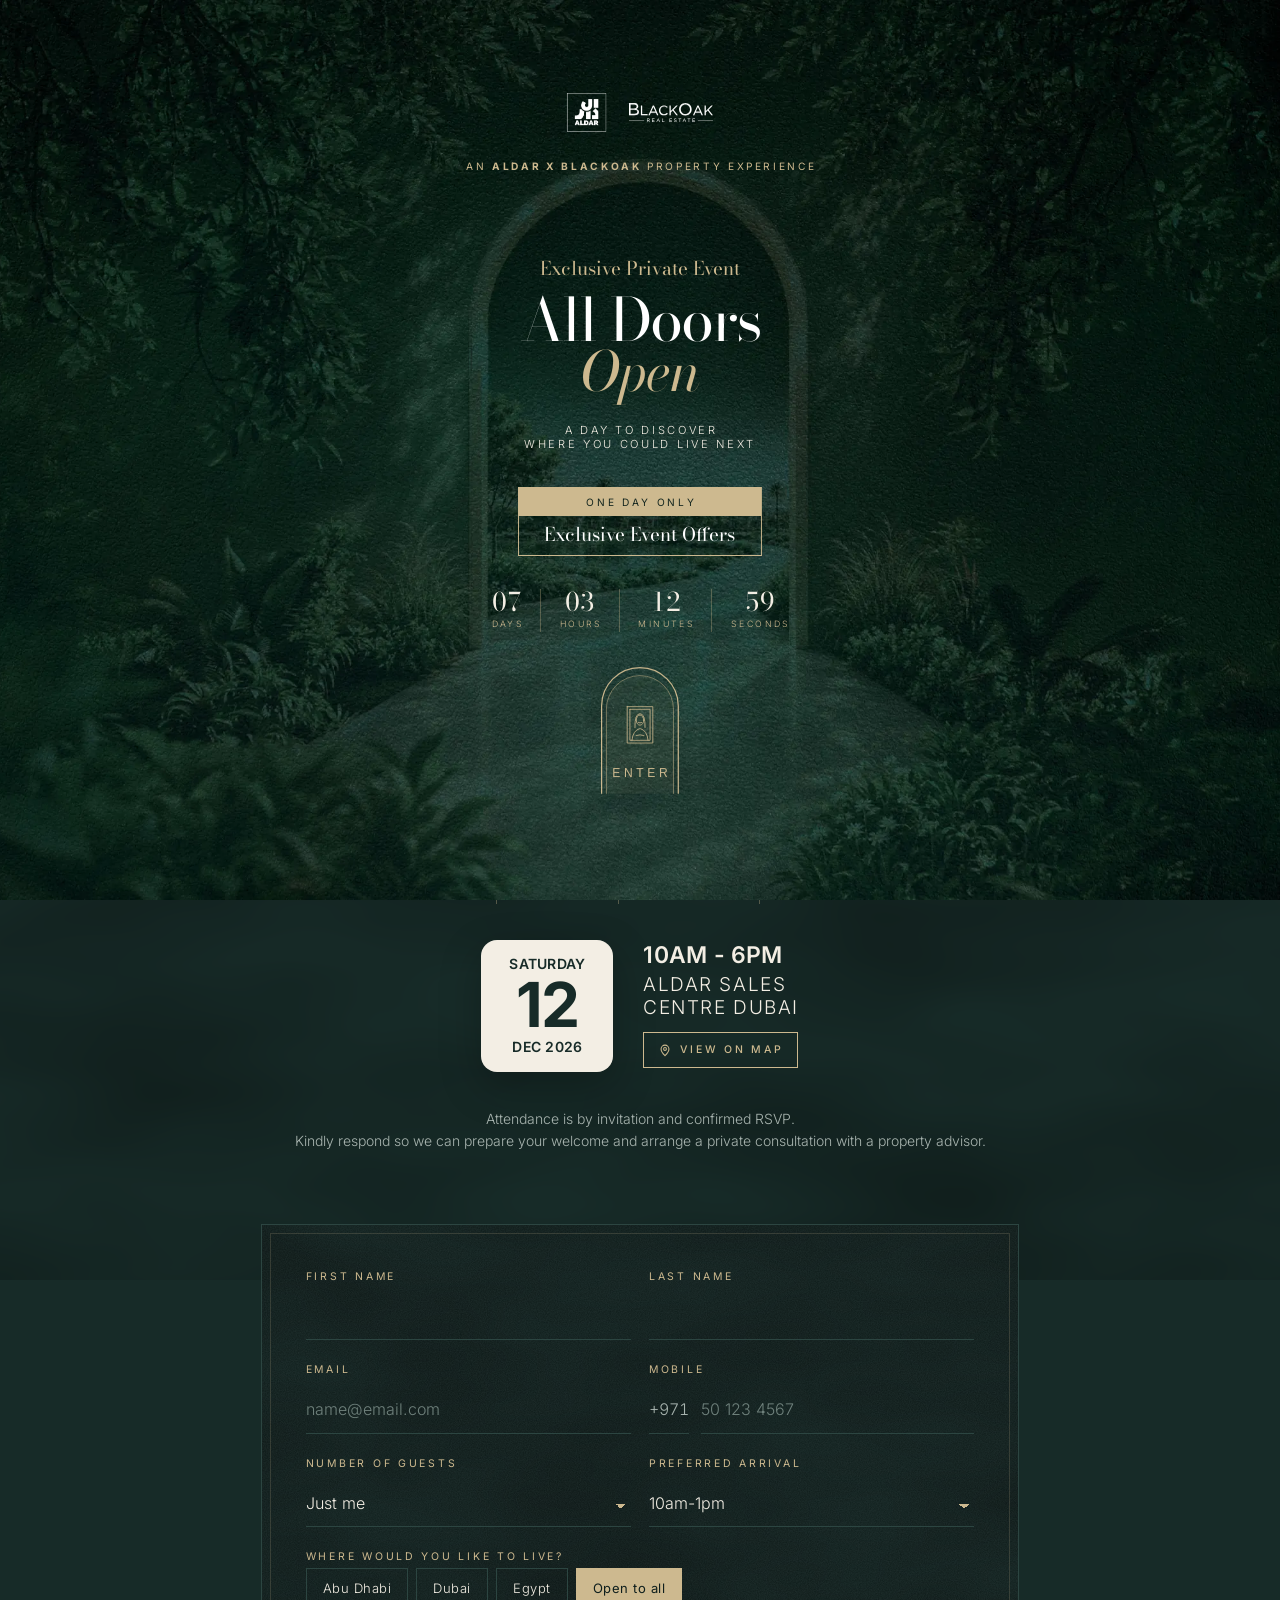
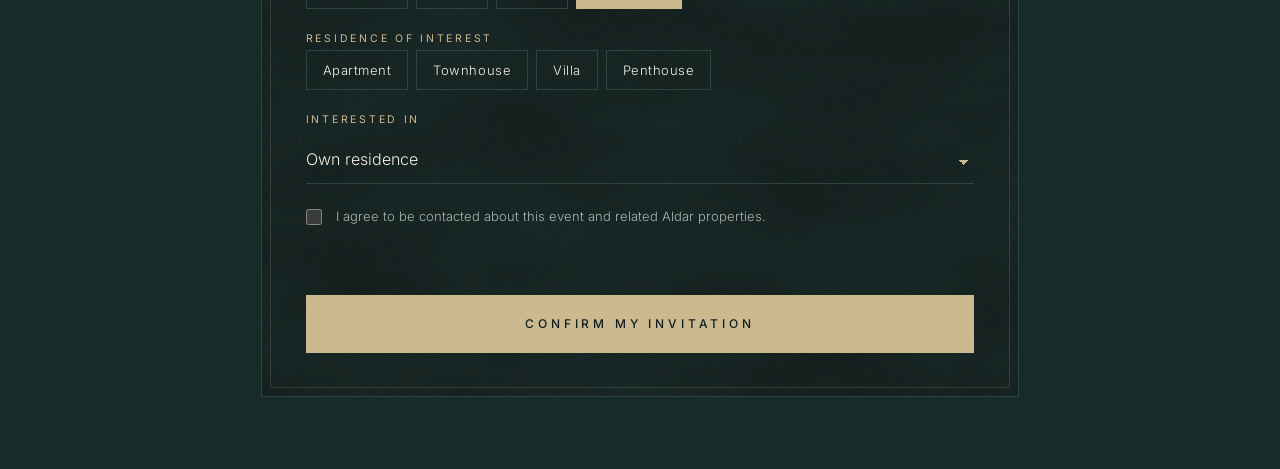
<file: public/index.html>
<!DOCTYPE html>
<html lang="en">
<head>
<meta charset="utf-8">
<meta name="viewport" content="width=device-width, initial-scale=1">
<title>All Doors Open | Aldar Open House RSVP</title>
<meta name="description" content="All Doors Open: an Aldar and BlackOak property experience. Saturday 12.12.2026, 10am to 6pm, Aldar Sales Centre, Dubai. RSVP to attend.">
<meta name="theme-color" content="#172b28">
<meta property="og:type" content="website">
<meta property="og:title" content="All Doors Open">
<meta property="og:description" content="An Aldar and BlackOak property experience. Saturday 12.12.2026, 10am to 6pm, Aldar Sales Centre, Dubai. RSVP to attend.">
<link rel="icon" href="data:image/svg+xml,%3Csvg xmlns='http://www.w3.org/2000/svg' viewBox='0 0 32 32'%3E%3Crect width='32' height='32' fill='%23172b28'/%3E%3Cpath d='M10 27V14a6 6 0 0 1 12 0v13' fill='none' stroke='%23cdb98f' stroke-width='1.6'/%3E%3C/svg%3E">
<link rel="preload" href="fonts/bodoni-moda-latin-standard-normal.woff2" as="font" type="font/woff2" crossorigin>
<link rel="preload" href="fonts/bodoni-moda-latin-standard-italic.woff2" as="font" type="font/woff2" crossorigin>
<link rel="preload" href="img/home-scene.webp" as="image" type="image/webp">
<style>
@font-face { font-family: "Bodoni Moda"; src: url("fonts/bodoni-moda-latin-standard-normal.woff2") format("woff2"); font-weight: 400 900; font-style: normal; font-display: swap; }
@font-face { font-family: "Bodoni Moda"; src: url("fonts/bodoni-moda-latin-standard-italic.woff2") format("woff2"); font-weight: 400 900; font-style: italic; font-display: swap; }
@font-face { font-family: "Inter"; src: url("fonts/inter-latin-wght-normal.woff2") format("woff2"); font-weight: 100 900; font-style: normal; font-display: swap; }
/* Layout: split invitation. Left column is the invitation, right column is the RSVP card. Stacks on mobile. */
:root {
  --green: #172b28;        /* brand theme */
  --green-deep: #0f1f1d;   /* recessed panels */
  --green-line: #2c4541;   /* hairlines on green */
  --champagne: #cdb98f;    /* accent */
  --ivory: #f3eee4;        /* primary text on green */
  --mist: #a9b5b0;         /* secondary text */
  --font-display: "Bodoni Moda", "Didot", "Bodoni 72", Georgia, serif;
  --font-body: "Inter", "Helvetica Neue", Arial, sans-serif;
  color-scheme: dark;
}
* { box-sizing: border-box; }
html, body { margin: 0; }
body {
  background: var(--green);
  color: var(--ivory);
  font-family: var(--font-body);
  font-weight: 300;
  font-size: 16px;
  line-height: 1.6;
  -webkit-font-smoothing: antialiased;
}
body::before {
  content: "";
  position: fixed; inset: 0;
  pointer-events: none;
  background:
    radial-gradient(1200px 600px at 15% -10%, rgba(205,185,143,0.10), transparent 60%),
    radial-gradient(900px 500px at 110% 110%, rgba(0,0,0,0.35), transparent 60%);
  z-index: 0;
}

.wrap {
  position: relative; z-index: 1;
  max-width: 1240px;
  margin: 0 auto;
  padding: clamp(24px, 4vw, 56px) clamp(16px, 4vw, 56px) clamp(40px, 6vw, 72px);
  display: grid;
  grid-template-columns: minmax(0, 1.05fr) minmax(0, 0.95fr);
  gap: clamp(32px, 5vw, 80px);
  align-items: start;
}

/* Invitation column */
.invite { display: grid; gap: 36px; padding-top: 8px; }
.eyebrow {
  font-size: 11px;
  letter-spacing: 0.32em;
  text-transform: uppercase;
  color: var(--champagne);
  font-weight: 400;
  display: flex; align-items: center; gap: 14px;
}
.eyebrow::after { content: ""; height: 1px; width: 56px; background: var(--champagne); opacity: 0.6; }

.arches { width: 100%; max-width: 420px; height: auto; display: block; }

h1 {
  font-family: var(--font-display);
  font-weight: 400;
  font-size: clamp(44px, 6.4vw, 84px);
  line-height: 1;
  letter-spacing: -0.02em;
  margin: 0;
  text-wrap: balance;
}
h1:focus { outline: none; }
h1 em { font-style: italic; color: var(--champagne); font-weight: 400; }
.kicker { font-size: 12px; letter-spacing: 0.3em; text-transform: uppercase; color: var(--mist); margin: 0 0 18px; font-weight: 400; }

.tagline {
  font-family: var(--font-display);
  font-size: clamp(19px, 2vw, 24px);
  line-height: 1.45;
  font-weight: 400;
  max-width: 30ch;
  margin: 0;
  color: var(--ivory);
}
.tagline span { display: inline; }
.tagline span:last-child { color: var(--champagne); font-style: italic; }

.details {
  display: grid;
  grid-template-columns: repeat(3, minmax(0, 1fr));
  border-top: 1px solid var(--green-line);
  border-bottom: 1px solid var(--green-line);
}
.details div { padding: 18px 16px 18px 0; display: grid; gap: 4px; }
.details div + div { padding-left: 16px; border-left: 1px solid var(--green-line); }
.details dt { font-size: 10.5px; letter-spacing: 0.28em; text-transform: uppercase; color: var(--mist); }
.details dd { margin: 0; font-family: var(--font-display); font-size: 17px; line-height: 1.3; }

.note { font-size: 14px; color: var(--mist); max-width: 46ch; margin: 0; }

/* RSVP card */
.card {
  background: var(--green-deep);
  border: 1px solid var(--green-line);
  padding: clamp(24px, 3.4vw, 44px);
  position: relative;
}
.card::before {
  content: ""; position: absolute; inset: 8px;
  border: 1px solid rgba(205,185,143,0.18);
  pointer-events: none;
}
.card h2 {
  font-family: var(--font-display);
  font-weight: 400;
  font-size: clamp(28px, 3vw, 38px);
  line-height: 1.1;
  margin: 0 0 6px;
}


/* Doors: five arches, each framing an Aldar location */
.doors { display: flex; align-items: flex-end; gap: var(--dg, 14px); justify-content: var(--dj, center); }
.door { flex: none; width: calc(var(--dw, 96px) * var(--s, 1)); display: grid; gap: 10px; justify-items: center; }
.door-frame {
  width: 100%; aspect-ratio: 1 / 2.1;
  border: 1px solid var(--champagne);
  border-radius: 999px 999px 0 0;
  padding: 5px;
  transition: transform .5s ease, border-color .3s ease;
}
.door-view {
  width: 100%; height: 100%;
  border-radius: 999px 999px 0 0;
  background: var(--view);
  position: relative; overflow: hidden;
  display: flex; align-items: center; justify-content: center;
}
.door-view::after {
  content: ""; position: absolute; inset: 0;
  background: linear-gradient(180deg, rgba(15,31,29,0.10) 0%, rgba(15,31,29,0.55) 100%);
}
.door-view span {
  position: relative; z-index: 1;
  writing-mode: vertical-rl; transform: rotate(180deg);
  font-family: var(--font-display); font-style: normal;
  font-size: calc(var(--dw, 96px) * 0.19);
  letter-spacing: 0.02em; color: var(--ivory); white-space: nowrap;
  text-shadow: 0 1px 12px rgba(0,0,0,0.35);
}
.door small { font-size: 9.5px; letter-spacing: 0.3em; text-transform: uppercase; color: var(--mist); white-space: nowrap; }
.door:hover .door-frame { transform: translateY(-4px); }
.splash .doors { --dw: 104px; --dg: 18px; }
.invite .doors {
  display: grid; grid-template-columns: repeat(5, minmax(0, 1fr)); gap: clamp(8px, 1.6vw, 16px);
  width: 100%; max-width: 620px; justify-self: center; --dw: 108px;
}
.invite .door { width: 100%; }
.invite .door-view span { font-size: clamp(13px, 1.6vw, 19px); }
.invite .door-hint { justify-self: center; text-align: center; }
.invite .door small { display: none; }
.back-btn {
  justify-self: start; display: inline-flex; align-items: center; gap: 10px;
  font: inherit; font-size: 11px; font-weight: 500; letter-spacing: 0.3em; text-transform: uppercase;
  color: var(--mist); background: transparent; border: 1px solid var(--green-line);
  padding: 10px 16px; cursor: pointer; transition: color .2s ease, border-color .2s ease;
}
.back-btn:hover { color: var(--champagne); border-color: var(--champagne); }
.back-btn:focus-visible { outline: 2px solid var(--champagne); outline-offset: 3px; }
.back-btn svg { width: 14px; height: 14px; }
@media (max-width: 700px) { .splash .doors { --dw: 66px; --dg: 10px; } }
@media (max-width: 520px) {
  .splash .doors { --dw: 54px; --dg: 8px; }
  .door small { display: none; }
}
@media (prefers-reduced-motion: no-preference) {
  .splash .door { opacity: 0; transform: translateY(18px); animation: rise 1s ease forwards; }
  .invite .door-frame { animation: rise-in 1s ease both; }
  @keyframes rise-in { from { opacity: 0; transform: translateY(12px); } to { opacity: 1; transform: none; } }
}


/* Door detail sheet */
.door-frame { cursor: pointer; background: none; font: inherit; color: inherit; display: block; }
.door-frame:focus-visible { outline: 2px solid var(--champagne); outline-offset: 4px; }
.door-hint { font-size: 11px; letter-spacing: 0.28em; text-transform: uppercase; color: var(--mist); margin: -18px 0 0; display: flex; align-items: center; gap: 12px; }
.door-hint::before { content: ""; width: 28px; height: 1px; background: var(--champagne); opacity: .6; }
.sheet-backdrop {
  position: fixed; inset: 0; z-index: 40;
  background: rgba(8,18,16,0.72); backdrop-filter: blur(6px); -webkit-backdrop-filter: blur(6px);
  display: grid; place-items: center; padding: 20px 16px;
  opacity: 0; pointer-events: none; transition: opacity .35s ease;
}
.sheet-backdrop.open { opacity: 1; pointer-events: auto; }
.sheet {
  position: relative; width: min(980px, 100%); max-height: calc(100% - 8px); overflow: auto;
  background: var(--green-deep); border: 1px solid var(--green-line);
  display: grid; grid-template-columns: minmax(0, 0.85fr) minmax(0, 1.15fr);
  transform: translateY(16px); transition: transform .45s cubic-bezier(.2,.7,.2,1);
}
.sheet-backdrop.open .sheet { transform: none; }
.sheet-photo { padding: 28px; display: grid; }
.sheet-arch {
  border: 1px solid var(--champagne); border-radius: 999px 999px 0 0; padding: 6px;
  min-height: 440px; display: grid;
}
.sheet-arch-inner { border-radius: 999px 999px 0 0; overflow: hidden; position: relative; background: var(--view); }
.sheet-arch-inner svg, .sheet-arch-inner img { position: absolute; inset: 0; width: 100%; height: 100%; object-fit: cover; }
.sheet-arch-inner img { object-position: 40% 50%; }
.sheet-arch-inner::after { content: ""; position: absolute; inset: 0; background: linear-gradient(180deg, rgba(15,31,29,0) 40%, rgba(15,31,29,0.45) 100%); pointer-events: none; }
.sheet-body { padding: 44px 40px 36px 12px; display: grid; gap: 22px; align-content: start; }
.sheet-body .eyebrow { margin: 0; }
.sheet-body h3 { font-family: var(--font-display); font-weight: 400; font-size: clamp(34px, 4vw, 50px); line-height: 1.02; margin: 0; letter-spacing: -0.01em; text-wrap: balance; }
.sheet-body h3 em { color: var(--champagne); }
.sheet-lede { margin: 0; color: var(--ivory); font-size: 15px; max-width: 52ch; }
.sheet-projects { margin: 0; display: grid; border-top: 1px solid var(--green-line); }
.sheet-projects div { padding: 14px 0; border-bottom: 1px solid var(--green-line); display: grid; gap: 3px; }
.sheet-projects dt { font-family: var(--font-display); font-size: 20px; line-height: 1.2; }
.sheet-projects dd { margin: 0; color: var(--mist); font-size: 13.5px; }
.sheet-types { display: flex; flex-wrap: wrap; gap: 8px; }
.sheet-types span { font-size: 11px; letter-spacing: 0.16em; text-transform: uppercase; border: 1px solid var(--green-line); padding: 6px 12px; color: var(--ivory); }
.sheet-actions { display: flex; flex-wrap: wrap; gap: 12px; align-items: center; }
.sheet-actions .submit { width: auto; padding: 16px 26px; }
.ghost-btn { font: inherit; font-size: 11px; font-weight: 500; letter-spacing: 0.3em; text-transform: uppercase; background: transparent; color: var(--mist); border: 1px solid var(--green-line); padding: 15px 20px; cursor: pointer; }
.ghost-btn:hover { color: var(--champagne); border-color: var(--champagne); }
.ghost-btn:focus-visible { outline: 2px solid var(--champagne); outline-offset: 3px; }
.sheet-note { margin: 0; font-size: 12px; color: #6f817c; }
.sheet-close {
  position: absolute; top: 14px; right: 14px; z-index: 2;
  width: 40px; height: 40px; display: grid; place-items: center;
  background: transparent; border: 1px solid var(--green-line); color: var(--ivory); cursor: pointer;
}
.sheet-close:hover { border-color: var(--champagne); color: var(--champagne); }
.sheet-close:focus-visible { outline: 2px solid var(--champagne); outline-offset: 2px; }
.sheet-close svg { width: 14px; height: 14px; }
body.sheet-on { overflow: hidden; }
@media (max-width: 760px) {
  .sheet { grid-template-columns: 1fr; }
  .sheet-photo { padding: 20px 20px 0; }
  .sheet-arch { min-height: 260px; max-width: 240px; justify-self: center; width: 100%; }
  .sheet-body { padding: 24px 20px 28px; }
}
@media (prefers-reduced-motion: reduce) { .sheet { transition: none; } .sheet-backdrop { transition: none; } }

.sr-only { position: absolute; width: 1px; height: 1px; padding: 0; margin: -1px; overflow: hidden; clip: rect(0 0 0 0); white-space: nowrap; border: 0; }


/* Stacked layout: invitation on top, RSVP card below */
.wrap { grid-template-columns: minmax(0, 1fr); max-width: 860px; gap: clamp(40px, 6vw, 72px); }
.invite { justify-items: center; text-align: center; }
.invite .back-btn { justify-self: start; }
.invite .eyebrow::before, .invite .eyebrow::after { content: none; display: none; }
.invite .tagline, .invite .note { margin-left: auto; margin-right: auto; }
.invite .details { width: 100%; text-align: left; }
.card { width: 100%; }

.invite .tagline { max-width: none; }
.invite h1 { font-size: clamp(38px, 7vw, 84px); }

.invite .note { max-width: 760px; }
.note-line { display: block; }


/* Changing icon inside the splash door */
.splash .enter .ri { position: absolute; left: 50%; top: 50%; width: 58px; height: 58px; transform: translate(-50%, -62%); opacity: 0; transition: opacity .6s ease; }
.splash .enter .ri.on { opacity: 1; }
@media (prefers-reduced-motion: no-preference) {
  .splash .enter .ri * { stroke-dasharray: 220; stroke-dashoffset: 220; }
  .splash .enter .ri.on * { animation: ri-draw 1.6s ease forwards; }
  @keyframes ri-draw { to { stroke-dashoffset: 0; } }
}


/* Line-only doorways with place icons */
.invite .door-view { background: none; }
.invite .door-view::after { display: none; }
.invite .door-view svg { width: 64%; height: auto; transition: transform .5s ease; }
.invite .door-frame { transition: transform .5s ease, background .4s ease; }
.invite .door:hover .door-frame { background: rgba(205,185,143,0.06); }
.invite .door:hover .door-view svg { transform: scale(1.06); }
.invite .doors { align-items: start; }
.door-name { min-height: 2.4em; font-family: var(--font-display); font-style: normal; font-size: clamp(12px, 1.7vw, 17px); line-height: 1.2; color: var(--ivory); text-align: center; text-wrap: balance; }
.sheet-arch-inner { background: none; }
.sheet-arch-inner::after { display: none; }


/* One-day offer highlight */
.splash .offer {
  margin: 0; position: relative; overflow: hidden;
  display: inline-flex; align-items: stretch; flex-wrap: wrap; justify-content: center;
  border: 1px solid var(--champagne);
}
.splash .offer-tag {
  background: var(--champagne); color: var(--green-deep);
  font-size: 10.5px; font-weight: 500; letter-spacing: 0.32em; text-transform: uppercase;
  padding: 10px 16px; display: flex; align-items: center;
}
.splash .offer-text {
  font-family: var(--font-display); font-style: normal; font-size: clamp(15px, 1.8vw, 19px);
  color: var(--ivory); padding: 7px 18px; display: flex; align-items: center;
}
@media (prefers-reduced-motion: no-preference) {
  .splash .offer::after {
    content: ""; position: absolute; top: 0; bottom: 0; width: 40%; left: -60%;
    background: linear-gradient(100deg, transparent, rgba(243,238,228,0.18), transparent);
    animation: offer-sheen 3.6s ease-in-out 2.4s infinite;
  }
  @keyframes offer-sheen { 0% { left: -60%; } 55%, 100% { left: 130%; } }
}
@media (max-width: 520px) { .splash .offer-tag { width: 100%; justify-content: center; } }


/* Textured surface: fine grain over a soft suede-like mottle */
:root { --texture: url("data:image/svg+xml,%3Csvg xmlns='http://www.w3.org/2000/svg' width='220' height='220'%3E%3Cfilter id='g'%3E%3CfeTurbulence type='fractalNoise' baseFrequency='0.9' numOctaves='3' stitchTiles='stitch'/%3E%3CfeColorMatrix values='0 0 0 0 1 0 0 0 0 1 0 0 0 0 1 0 0 0 0.075 0'/%3E%3C/filter%3E%3Crect width='100%25' height='100%25' filter='url(%23g)'/%3E%3C/svg%3E"), url("data:image/svg+xml,%3Csvg xmlns='http://www.w3.org/2000/svg' width='900' height='900'%3E%3Cfilter id='m'%3E%3CfeTurbulence type='fractalNoise' baseFrequency='0.004 0.009' numOctaves='3' seed='7' stitchTiles='stitch'/%3E%3CfeColorMatrix values='0 0 0 0 0 0 0 0 0 0 0 0 0 0 0 0 0 0 -0.45 0.34'/%3E%3C/filter%3E%3Crect width='100%25' height='100%25' filter='url(%23m)'/%3E%3C/svg%3E"); }
body { background-color: var(--green); background-image: var(--texture); background-size: 220px 220px, cover; background-repeat: repeat, no-repeat; background-attachment: fixed; }
.splash { background-color: var(--green); background-image: var(--texture); background-size: 220px 220px, cover; background-repeat: repeat, no-repeat; }
.card, .sheet { background-color: var(--green-deep); background-image: var(--texture); background-size: 220px 220px, cover; background-repeat: repeat, no-repeat; }


/* Names inside the arches */
.invite .door-view { flex-direction: column; gap: 14px; padding: 0 6px; }
.invite .door-view svg { width: 62%; }
.invite .door-view .door-name { writing-mode: horizontal-tb; transform: none; white-space: normal; text-shadow: none; letter-spacing: 0; color: var(--ivory); text-align: center; line-height: 1.2; }
.invite .door-name { min-height: 0; font-size: clamp(11px, 1.5vw, 16px); padding: 0 2px; }
.invite .doors { align-items: stretch; }
.invite .door, .invite .door-frame, .invite .door-view { min-width: 0; }
.invite .door-view { overflow: hidden; }
@media (max-width: 520px) { .invite .door-view { gap: 8px; padding: 0 1px; } .invite .door-view .door-name { font-size: 9px; }
  .invite .doors { gap: 6px; } }


/* Tagline in Inter */
.splash p.s-tag { max-width: 40ch; text-wrap: balance; }
.tagline, .splash p.s-tag { font-family: var(--font-body); font-weight: 300; letter-spacing: 0.02em; }
.invite .tagline { font-size: clamp(16px, 1.8vw, 20px); }
.tagline span:last-child { font-style: normal; }


/* Countdown to doors opening */
.countdown { display: grid; grid-template-columns: repeat(4, auto); justify-content: center; margin: 0; position: relative; }
.cd-unit { display: grid; justify-items: center; gap: 4px; padding: 0 clamp(14px, 2.4vw, 28px); }
.cd-unit + .cd-unit { border-left: 1px solid rgba(205,185,143,0.35); }
.cd-num { font-family: var(--font-display); font-size: clamp(30px, 4vw, 46px); line-height: 1; color: var(--ivory); font-variant-numeric: tabular-nums lining-nums; min-width: 2ch; text-align: center; }
.cd-lbl { font-size: 9.5px; letter-spacing: 0.3em; text-indent: 0.3em; text-transform: uppercase; color: var(--champagne); }
.cd-done { grid-column: 1 / -1; margin: 0; font-family: var(--font-display); font-style: italic; font-size: clamp(20px, 2.4vw, 26px); color: var(--champagne); }
.countdown.is-done .cd-unit { display: none; }
.splash .countdown .cd-num { font-size: clamp(26px, 3.4vw, 40px); }
@media (max-width: 520px) { .cd-unit { padding: 0 10px; } }
@media (max-height: 760px) and (min-width: 521px) { .splash .splash-inner { gap: 18px; } .splash h2 { font-size: clamp(44px, 7.5vw, 92px); } }

.invite .rsvp-jump { width: auto; padding: 16px 48px; justify-self: center; }


/* Catchier door hint + beckoning doors */
.invite .door-hint { color: var(--champagne); font-size: 11.5px; letter-spacing: 0.3em; gap: 14px; margin-top: -12px; }
.invite .door-hint::before { display: none; }
.tap-dot { position: relative; width: 10px; height: 10px; border-radius: 50%; background: var(--champagne); flex: none; }
.invite .door-frame.glow { background: rgba(205,185,143,0.10); border-color: #e6d3a8; }
.invite .door-frame.glow .door-view svg { transform: scale(1.08); }
@media (prefers-reduced-motion: no-preference) {
  .tap-dot::after { content: ""; position: absolute; inset: -6px; border-radius: 50%; border: 1px solid var(--champagne); animation: tap-ripple 1.8s ease-out infinite; }
  @keyframes tap-ripple { from { transform: scale(0.4); opacity: 1; } to { transform: scale(1.8); opacity: 0; } }
  .invite .door-frame { transition: transform .5s ease, background .6s ease, border-color .6s ease; }
  .invite .door-frame.glow { transform: translateY(-6px); }
}


/* Event details: calendar tile + time and venue */
.when { display: flex; align-items: center; justify-content: center; gap: clamp(22px, 4vw, 44px); }
.when-cal {
  background: var(--ivory); color: var(--green); border-radius: 22px;
  width: clamp(140px, 22vw, 190px); aspect-ratio: 1; display: grid; place-content: center; justify-items: center; gap: 2px;
  font-family: var(--font-body); text-transform: uppercase; line-height: 1;
  box-shadow: 0 14px 40px rgba(0,0,0,0.25);
}
.when-day, .when-month { font-weight: 600; font-size: clamp(15px, 2.1vw, 21px); letter-spacing: 0.02em; }
.when-date { font-weight: 700; font-size: clamp(64px, 9.5vw, 92px); letter-spacing: -0.03em; line-height: 0.95; margin: 4px 0; font-variant-numeric: lining-nums; }
.when-info { display: grid; gap: 10px; text-align: left; text-transform: uppercase; }
.when-time { margin: 0; font-family: var(--font-body); font-weight: 600; font-size: clamp(24px, 3.4vw, 34px); letter-spacing: 0.01em; color: var(--ivory); line-height: 1.1; }
.when-venue { margin: 0; font-family: var(--font-body); font-weight: 300; font-size: clamp(20px, 3vw, 30px); letter-spacing: 0.08em; color: var(--ivory); line-height: 1.2; }
@media (max-width: 420px) { .when { gap: 18px; } .when-cal { border-radius: 16px; width: 124px; } .when-time { font-size: 21px; } .when-venue { font-size: 17px; letter-spacing: 0.06em; } }


/* Aldar x BlackOak logo */
.brand-logo { display: block; width: clamp(170px, 20vw, 240px); height: auto; justify-self: center; margin: 0 auto; }
.splash .brand-logo { width: clamp(160px, 17vw, 220px); }
.invite .brand-logo { margin-top: -8px; }
@media (max-height: 760px) and (min-width: 521px) { .splash .brand-logo { width: 170px; } }


/* Smaller event tile + map button */
.when { gap: clamp(18px, 3vw, 30px); }
.when-cal { width: clamp(108px, 14vw, 132px); border-radius: 16px; }
.when-day, .when-month { font-size: clamp(11px, 1.3vw, 14px); }
.when-date { font-size: clamp(46px, 6vw, 62px); margin: 3px 0; }
.when-info { gap: 6px; }
.when-time { font-size: clamp(18px, 2.2vw, 23px); }
.when-venue { font-size: clamp(14px, 1.8vw, 19px); }
.map-btn {
  justify-self: start; margin-top: 6px; display: inline-flex; align-items: center; gap: 8px;
  font-family: var(--font-body); font-size: 10.5px; font-weight: 500; letter-spacing: 0.26em; text-transform: uppercase;
  color: var(--champagne); text-decoration: none; border: 1px solid var(--champagne); padding: 9px 14px;
  transition: background .2s ease, color .2s ease;
}
.map-btn svg { width: 14px; height: 14px; }
.map-btn:hover { background: var(--champagne); color: var(--green-deep); }
.map-btn:focus-visible { outline: 2px solid var(--ivory); outline-offset: 3px; }
@media (max-width: 420px) { .when-cal { width: 104px; border-radius: 14px; } .when-time { font-size: 18px; } .when-venue { font-size: 14px; } .map-btn { padding: 8px 12px; letter-spacing: 0.2em; } }

/* Splash */
body.splash-on { overflow: hidden; }
.splash {
  position: fixed; inset: 0; z-index: 50;
  display: grid; place-items: center;
  padding: 24px 16px;
  text-align: center;
  transition: transform 1.1s cubic-bezier(.77,0,.18,1), opacity .6s ease .5s;
}
.splash::before {
  content: ""; position: absolute; inset: 14px;
  border: 1px solid rgba(205,185,143,0.22);
  pointer-events: none;
}
.splash::after {
  content: ""; position: absolute; inset: 0; pointer-events: none;
  background: radial-gradient(700px 420px at 50% 40%, rgba(205,185,143,0.12), transparent 65%);
}
.splash.leaving { transform: translateY(-100%); opacity: 0; }
.splash.gone { display: none; }
.splash-inner { position: relative; z-index: 1; display: grid; justify-items: center; gap: 26px; max-width: 760px; }
.splash .arch-one { width: 120px; height: auto; }
.splash .s-eyebrow { font-size: 11px; letter-spacing: 0.4em; text-transform: uppercase; color: var(--champagne); margin: 0; }
.splash h2 {
  font-family: var(--font-display); font-weight: 400;
  font-size: clamp(46px, 9vw, 112px); line-height: 0.98; letter-spacing: -0.02em;
  margin: 0;
}
.splash h2 em { font-style: italic; color: var(--champagne); }
.splash .s-line { width: 64px; height: 1px; background: var(--champagne); opacity: .7; }
.splash .s-tag { font-family: var(--font-display); font-size: clamp(16px, 2vw, 20px); color: var(--mist); margin: 0; max-width: 34ch; line-height: 1.5; }
.splash .s-date { margin: 0; font-size: 12px; letter-spacing: 0.32em; text-transform: uppercase; color: var(--ivory); font-variant-numeric: tabular-nums; }
.splash .s-date span { color: var(--champagne); margin: 0 10px; }
.splash .enter {
  position: relative; width: 120px; height: 190px; margin-top: 6px;
  background: none; border: 0; padding: 0; cursor: pointer;
  color: var(--champagne);
}
.splash .enter svg.door-svg { position: absolute; inset: 0; width: 100%; height: 100%; overflow: visible; }
.splash .enter .door-line { stroke: var(--champagne); stroke-width: 1.2; vector-effect: non-scaling-stroke; }
.splash .enter .door-glow { fill: var(--champagne); opacity: 0.06; transition: opacity .5s ease; }
/* The door leaf: hinged on the left, it swings about 20% open and closed to invite a click. */
.splash .enter { perspective: 520px; }
.splash .enter .leaf { position: absolute; inset: 0; display: block; transform-origin: 8% 50%; transition: transform .6s ease; }
.splash .enter .leaf-edge { stroke: var(--champagne); stroke-opacity: .5; stroke-width: 1; vector-effect: non-scaling-stroke; }
.splash .enter:hover .leaf, .splash .enter:focus-visible .leaf { transform: rotateY(30deg); }
.splash.leaving .enter .leaf { transform: rotateY(72deg); transition: transform 1s cubic-bezier(.5,0,.2,1); }
.splash .enter .label {
  position: absolute; left: 0; right: 0; bottom: 22px;
  font-size: 10.5px; font-weight: 500; letter-spacing: 0.36em; text-indent: 0.36em; text-transform: uppercase;
  transition: color .4s ease;
}
.splash .enter:hover .door-glow, .splash .enter:focus-visible .door-glow { opacity: 0.12; }
.splash .enter:focus { outline: none; }
.splash .enter:focus-visible .door-line { stroke: var(--ivory); }
.splash.leaving .enter .door-glow { opacity: 0.18; }
@media (prefers-reduced-motion: no-preference) {
  .splash .reveal { opacity: 0; transform: translateY(14px); animation: rise 1s ease forwards; }
  .splash .reveal.d1 { animation-delay: .4s; }
  .splash .reveal.d2 { animation-delay: .8s; }
  .splash .reveal.d3 { animation-delay: 1.2s; }
  .splash .reveal.d4 { animation-delay: 1.7s; }
  .splash .reveal.d5 { animation-delay: 1.9s; }
  .splash .enter .door-line { stroke-dasharray: 600; stroke-dashoffset: 600; animation: draw-door 1.8s ease-out 2.1s forwards; }
  @keyframes draw-door { to { stroke-dashoffset: 0; } }
  .splash .enter .leaf > .door-svg { animation: leaf-in .9s ease 3.3s both; }
  .splash .enter .leaf { animation: door-wave 2.8s ease-in-out 4.2s infinite; }
  .splash .enter:hover .leaf, .splash .enter:focus-visible .leaf, .splash.leaving .enter .leaf { animation: none; }
  @keyframes leaf-in { from { opacity: 0; } to { opacity: 1; } }
  @keyframes door-wave { 0%, 100% { transform: rotateY(0deg); } 50% { transform: rotateY(18deg); } }
  @keyframes rise { to { opacity: 1; transform: none; } }
}
@media (prefers-reduced-motion: reduce) {
  .splash { transition: opacity .3s ease; }
  .splash.leaving { transform: none; }
}
.card .sub { color: var(--mist); font-size: 14px; margin: 0 0 28px; }

form { display: grid; gap: 22px; }
fieldset { border: 0; margin: 0; padding: 0; display: grid; gap: 10px; min-width: 0; }
legend, label.lbl {
  font-size: 10.5px;
  letter-spacing: 0.26em;
  text-transform: uppercase;
  color: var(--champagne);
  font-weight: 400;
  padding: 0;
  margin-bottom: 2px;
}
.row { display: grid; grid-template-columns: 1fr 1fr; gap: 18px; }
.field { display: grid; gap: 8px; min-width: 0; }

input[type="text"], input[type="email"], input[type="tel"], select, textarea {
  width: 100%;
  font: inherit;
  color: var(--ivory);
  background: transparent;
  border: 0;
  border-bottom: 1px solid var(--green-line);
  padding: 8px 0 10px;
  border-radius: 0;
  outline: none;
  transition: border-color .2s ease;
}
textarea { resize: vertical; min-height: 64px; }
select { appearance: none; background-image: linear-gradient(45deg, transparent 50%, var(--champagne) 50%), linear-gradient(135deg, var(--champagne) 50%, transparent 50%); background-position: calc(100% - 10px) 55%, calc(100% - 5px) 55%; background-size: 5px 5px; background-repeat: no-repeat; padding-right: 24px; cursor: pointer; }
select option { background: var(--green-deep); color: var(--ivory); }
input::placeholder, textarea::placeholder { color: #6f817c; }
input:focus, select:focus, textarea:focus { border-bottom-color: var(--champagne); }

.phone { display: grid; grid-template-columns: auto 1fr; gap: 12px; align-items: end; }
.phone .cc { padding: 8px 0 10px; border-bottom: 1px solid var(--green-line); color: var(--mist); font-variant-numeric: tabular-nums; }

/* Chips */
.chips { display: flex; flex-wrap: wrap; gap: 8px; }
.chip { position: relative; }
.chip input { position: absolute; opacity: 0; inset: 0; margin: 0; cursor: pointer; }
.chip span {
  display: inline-block;
  padding: 9px 16px;
  border: 1px solid var(--green-line);
  font-size: 13px;
  letter-spacing: 0.04em;
  color: var(--ivory);
  transition: all .2s ease;
  cursor: pointer;
}
.chip input:checked + span { background: var(--champagne); border-color: var(--champagne); color: var(--green-deep); font-weight: 400; }
.chip input:focus-visible + span { outline: 2px solid var(--champagne); outline-offset: 2px; }
.chip:hover span { border-color: var(--champagne); }

.attend .chip span { padding: 12px 22px; font-size: 14px; }

.consent { display: grid; grid-template-columns: 18px 1fr; gap: 12px; font-size: 13px; color: var(--mist); align-items: start; }
.consent input { width: 16px; height: 16px; margin: 3px 0 0; accent-color: var(--champagne); }

.err { color: #e6a690; font-size: 12.5px; min-height: 0; }
.field.invalid input, .field.invalid select { border-bottom-color: #e6a690; }

button.submit {
  font: inherit;
  font-size: 12px;
  letter-spacing: 0.32em;
  text-transform: uppercase;
  font-weight: 500;
  background: var(--champagne);
  color: var(--green-deep);
  border: 1px solid var(--champagne);
  padding: 18px 24px;
  cursor: pointer;
  transition: background .2s ease, color .2s ease;
  width: 100%;
}
button.submit:hover { background: transparent; color: var(--champagne); }
button.submit:focus-visible { outline: 2px solid var(--ivory); outline-offset: 3px; }
button.submit[disabled] { opacity: .6; cursor: progress; }

.is-hidden { display: none !important; }

/* Confirmation */
.thanks { display: grid; gap: 18px; text-align: left; }
.thanks h2 em { color: var(--champagne); }
.thanks dl { margin: 0; display: grid; gap: 0; border-top: 1px solid var(--green-line); }
.thanks dl div { display: grid; grid-template-columns: 130px 1fr; gap: 12px; padding: 10px 0; border-bottom: 1px solid var(--green-line); font-size: 14px; }
.thanks dt { color: var(--mist); font-size: 10.5px; letter-spacing: 0.24em; text-transform: uppercase; padding-top: 3px; }
.thanks dd { margin: 0; }
.link-btn { background: none; border: 0; color: var(--champagne); font: inherit; font-size: 13px; letter-spacing: 0.08em; padding: 0; cursor: pointer; text-decoration: underline; text-underline-offset: 4px; justify-self: start; }
.preview-flag { font-size: 12px; color: #6f817c; border: 1px dashed var(--green-line); padding: 8px 12px; }


@media (max-width: 900px) {
  .wrap { grid-template-columns: 1fr; }
  .arches { max-width: 300px; }
}
@media (max-width: 520px) {
  .row { grid-template-columns: 1fr; }
  .details { grid-template-columns: 1fr; }
  .details div + div { padding-left: 0; border-left: 0; border-top: 1px solid var(--green-line); }
  .thanks dl div { grid-template-columns: 1fr; gap: 2px; }
}
@media (prefers-reduced-motion: no-preference) {
  .arches path { stroke-dasharray: 600; stroke-dashoffset: 0; animation: draw 2.4s ease-out both; }
  .arches path:nth-child(2) { animation-delay: .2s; }
  .arches path:nth-child(3) { animation-delay: .4s; }
  @keyframes draw { from { stroke-dashoffset: 600; } to { stroke-dashoffset: 0; } }
}
/* Inside doors: each leaf is hinged on the left and swings open, one after another, giving a glimpse of the place behind it. */
.invite .door-frame { position: relative; perspective: 520px; }
.door-peek {
  position: absolute; inset: 5px; border-radius: 999px 999px 0 0; overflow: hidden;
  background-color: var(--green-deep); background-size: cover; background-position: 50% 50%;
}
.door-peek::after {
  content: ""; position: absolute; inset: 0;
  background: linear-gradient(90deg, rgba(8,18,16,0.6), rgba(8,18,16,0) 60%), linear-gradient(180deg, rgba(15,31,29,0) 60%, rgba(15,31,29,0.35));
}
.invite .door-view {
  transform-origin: 0 50%; transition: transform .7s cubic-bezier(.3,.7,.2,1);
  background-color: #203229; background-image: var(--texture); background-size: 220px 220px, cover; background-repeat: repeat, no-repeat;
  box-shadow: inset 0 0 0 1px rgba(205,185,143,0.32);
}
.invite .door:hover .door-view, .invite .door-frame:focus-visible .door-view { transform: rotateY(58deg); }
@media (prefers-reduced-motion: no-preference) {
  .invite .door-view { animation: door-wave-in 4.8s ease-in-out 1.2s infinite; }
  .invite .door:nth-child(2) .door-view { animation-delay: 1.5s; }
  .invite .door:nth-child(3) .door-view { animation-delay: 1.8s; }
  .invite .door:nth-child(4) .door-view { animation-delay: 2.1s; }
  .invite .door:nth-child(5) .door-view { animation-delay: 2.4s; }
  .invite .door:hover .door-view, .invite .door-frame:focus-visible .door-view { animation: none; }
  @keyframes door-wave-in { 0%, 64%, 100% { transform: rotateY(0deg); } 22%, 42% { transform: rotateY(32deg); } }
}
/* Guest key: the door-shaped pass shown on the confirmation. */
.keycard {
  width: 100%; max-width: 380px; margin: 0 auto; padding: 6px;
  border: 1px solid var(--champagne); border-radius: 999px 999px 0 0;
  transition: transform .6s cubic-bezier(.2,.7,.1,1);
}
.keycard-in {
  position: relative; display: grid; gap: 16px; padding: 112px 30px 30px;
  border-radius: 999px 999px 0 0;
  background-color: var(--green-deep); background-image: var(--texture); background-size: 220px 220px, cover; background-repeat: repeat, no-repeat;
  box-shadow: inset 0 0 0 1px rgba(205,185,143,0.28);
}
.key-hole {
  position: absolute; left: 50%; top: 44px; width: 34px; height: 34px; margin-left: -17px;
  border: 1px solid var(--champagne); border-radius: 50%; transition: background .6s ease;
}
.keycard.is-cut { transform: rotate(-2deg); }
.keycard.is-cut .key-hole { background: var(--champagne); }
.key-status { margin: 0; text-align: center; font-size: 10.5px; font-weight: 400; letter-spacing: 0.28em; line-height: 1.7; text-transform: uppercase; text-wrap: balance; color: var(--champagne); }
.key-logo { display: block; width: min(62%, 190px); height: auto; margin: 0 auto 2px; }
.key-name { margin: 0; text-align: center; font-family: var(--font-display); font-style: italic; font-size: clamp(28px, 3vw, 36px); line-height: 1.08; overflow-wrap: anywhere; }
.key-row { display: grid; gap: 3px; padding-top: 13px; border-top: 1px dashed var(--green-line); }
.key-k { font-size: 10px; letter-spacing: 0.26em; text-transform: uppercase; color: var(--mist); }
.key-v { font-size: 15px; line-height: 1.4; overflow-wrap: anywhere; }
.key-foot { margin: 4px 0 0; padding-top: 15px; border-top: 1px dashed var(--green-line); text-align: center; font-family: var(--font-display); font-size: 19px; line-height: 1.2; }
.key-foot em { color: var(--champagne); }
@media (prefers-reduced-motion: reduce) { .keycard { transition: none; } .keycard.is-cut { transform: none; } }
/* Confirmation: a door draws itself, swings open, you pass through the light, and the invitation is waiting on the other side. */
body.cel-on { overflow: hidden; }
.cel {
  position: fixed; inset: 0; z-index: 60; display: grid; overflow: hidden auto;
  background-color: var(--green); background-image: var(--texture); background-size: 220px 220px, cover; background-repeat: repeat, no-repeat;
  opacity: 0; visibility: hidden; transition: opacity .45s ease, visibility 0s linear .45s;
}
.cel.on { opacity: 1; visibility: visible; transition: opacity .45s ease; }
.cel canvas { position: fixed; inset: 0; width: 100%; height: 100%; pointer-events: none; z-index: 5; }
.cel-flash {
  position: fixed; inset: 0; z-index: 2; pointer-events: none; opacity: 0;
  background: radial-gradient(circle at 50% 50%, rgba(255,247,226,0.96), rgba(205,185,143,0.78) 34%, rgba(205,185,143,0) 76%);
}
.cel-stage {
  position: fixed; left: 50%; top: 50%; z-index: 1; width: min(46vw, 220px); aspect-ratio: 100 / 160;
  transform: translate(-50%, -50%); perspective: 900px;
  transition: transform 1.15s cubic-bezier(.6,0,.3,1), opacity .5s ease .65s;
}
.cel-frame { position: absolute; inset: 0; width: 100%; height: 100%; overflow: visible; }
.cel-frame path { stroke: var(--champagne); stroke-width: 1.2; vector-effect: non-scaling-stroke; }
.cel-light, .cel-leaf { position: absolute; left: 8%; right: 8%; top: 7.5%; bottom: 0; border-radius: 999px 999px 0 0; }
.cel-light { background: radial-gradient(ellipse at 50% 62%, #fff7e2, #e6d3a8 46%, #cdb98f 100%); opacity: 0; transition: opacity .7s ease; }
.cel-leaf {
  background-color: var(--green-deep); background-image: var(--texture); background-size: 220px 220px, cover;
  box-shadow: inset 0 0 0 1px rgba(205,185,143,0.5); transform-origin: 0 50%;
  transition: transform 1s cubic-bezier(.5,0,.2,1);
}
.cel-leaf::after { content: ""; position: absolute; right: 13%; top: 56%; width: 8px; height: 8px; border-radius: 50%; background: var(--champagne); }
.cel.open .cel-light { opacity: 1; box-shadow: 0 0 90px 24px rgba(205,185,143,0.45); }
.cel.open .cel-leaf { transform: rotateY(84deg); }
.cel.through .cel-stage { transform: translate(-50%, -50%) scale(9); opacity: 0; }
.cel.done .cel-stage { display: none; }

.cel-page {
  position: relative; z-index: 4; display: none; width: 100%; max-width: 1040px; margin: auto;
  padding: clamp(32px, 6vw, 72px) clamp(18px, 4vw, 48px);
  grid-template-columns: minmax(0, 1.15fr) minmax(0, 0.85fr); gap: clamp(28px, 5vw, 72px); align-items: center;
}
.cel.done .cel-page { display: grid; }
.cel-copy { gap: 20px; }
.cel-copy h2 { font-family: var(--font-display); font-weight: 400; font-size: clamp(27px, 3.1vw, 40px); line-height: 1.12; letter-spacing: -0.015em; margin: 0; text-wrap: balance; }
.cel-copy h2:focus { outline: none; }
.cel-copy .sub { margin: 0; color: var(--mist); font-size: 15px; max-width: 48ch; }
.cel-actions { display: flex; flex-wrap: wrap; align-items: center; gap: 12px; margin-top: 4px; }
.cel-actions .map-btn { margin-top: 0; padding: 15px 18px; }
.cel-btn {
  display: inline-flex; align-items: center; font-size: 11px; font-weight: 500; letter-spacing: 0.3em; text-transform: uppercase; text-decoration: none;
  background: var(--champagne); color: var(--green-deep); border: 1px solid var(--champagne); padding: 15px 22px; transition: background .2s ease, color .2s ease;
}
.cel-btn:hover { background: transparent; color: var(--champagne); }
.cel-btn:focus-visible { outline: 2px solid var(--ivory); outline-offset: 3px; }
.cel-pass { position: relative; min-width: 0; padding: 10px; }
.cel-pass::before {
  content: ""; position: absolute; inset: -12% -18%; pointer-events: none;
  background: radial-gradient(closest-side, rgba(205,185,143,0.22), rgba(205,185,143,0) 72%);
}
.cel-pass .keycard { position: relative; }
.cel-pass .keycard-in { overflow: hidden; }
.key-hole svg { display: block; width: 100%; height: 100%; }
.key-hole path { stroke: var(--green-deep); stroke-width: 2; stroke-linecap: round; stroke-linejoin: round; stroke-dasharray: 18; stroke-dashoffset: 18; }
.keycard.is-cut .key-hole path { stroke-dashoffset: 0; }
@media (max-width: 820px) {
  .cel-page { grid-template-columns: minmax(0, 1fr); }
  .cel-pass { order: -1; }
  .cel-pass .keycard { max-width: 300px; }
}
@media (prefers-reduced-motion: no-preference) {
  .cel-frame path { stroke-dasharray: 600; stroke-dashoffset: 600; }
  .cel.on .cel-frame path { animation: cel-draw 1s ease-out .15s forwards; }
  .cel-leaf { opacity: 0; }
  .cel.on .cel-leaf { animation: cel-fade .6s ease .55s forwards; }
  .cel.on .cel-leaf::after { animation: cel-knob 1.1s ease-in-out 1s infinite; }
  .cel.through .cel-flash { animation: cel-flash 1.6s ease forwards; }
  .cel.done .cel-copy > * { animation: cel-rise .9s cubic-bezier(.2,.7,.1,1) both; }
  .cel.done .cel-copy > :nth-child(1) { animation-delay: .15s; }
  .cel.done .cel-copy > :nth-child(2) { animation-delay: .3s; }
  .cel.done .cel-copy > :nth-child(3) { animation-delay: .5s; }
  .cel.done .cel-copy > :nth-child(4) { animation-delay: .7s; }
  .cel.done .cel-copy > :nth-child(5) { animation-delay: .9s; }
  .cel.done .cel-copy > :nth-child(n+6) { animation-delay: 1.1s; }
  .cel.done #summary > div { animation: cel-rise .7s cubic-bezier(.2,.7,.1,1) both; }
  .cel.done #summary > div:nth-child(1) { animation-delay: .75s; }
  .cel.done #summary > div:nth-child(2) { animation-delay: .85s; }
  .cel.done #summary > div:nth-child(3) { animation-delay: .95s; }
  .cel.done #summary > div:nth-child(4) { animation-delay: 1.05s; }
  .cel.done #summary > div:nth-child(5) { animation-delay: 1.15s; }
  .cel.done #summary > div:nth-child(6) { animation-delay: 1.25s; }
  .cel.done .cel-pass .keycard { animation: cel-pass-in 1.3s cubic-bezier(.2,.7,.1,1) .2s both; }
  .cel.done .cel-pass::before { animation: cel-halo 4.5s ease-in-out 1.2s infinite; }
  .cel.done .cel-pass .keycard-in::after {
    content: ""; position: absolute; top: 0; bottom: 0; width: 45%; left: -70%;
    background: linear-gradient(100deg, transparent, rgba(243,238,228,0.20), transparent);
    animation: cel-sheen 4.2s ease-in-out 1.5s infinite;
  }
  .key-hole path { transition: stroke-dashoffset .6s ease 1.5s; }
  @keyframes cel-draw { to { stroke-dashoffset: 0; } }
  @keyframes cel-fade { to { opacity: 1; } }
  @keyframes cel-knob { 0%, 100% { box-shadow: 0 0 0 0 rgba(205,185,143,0.55); } 50% { box-shadow: 0 0 0 9px rgba(205,185,143,0); } }
  @keyframes cel-flash { 0% { opacity: 0; } 42% { opacity: 1; } 100% { opacity: 0; } }
  @keyframes cel-rise { from { opacity: 0; transform: translateY(22px); } to { opacity: 1; transform: none; } }
  @keyframes cel-pass-in { from { opacity: 0; transform: perspective(900px) translateY(40px) rotateY(-68deg) rotate(4deg); } to { opacity: 1; transform: perspective(900px) rotate(-2deg); } }
  @keyframes cel-halo { 0%, 100% { opacity: .65; transform: scale(1); } 50% { opacity: 1; transform: scale(1.06); } }
  @keyframes cel-sheen { 0% { left: -70%; } 45%, 100% { left: 140%; } }
}
/* Homepage poster. Every element sits on a 9:16 poster in poster units (1cqw = 1% of the poster's width), so the
   whole composition scales as one piece, the way the supplied design does. The poster is sized so its content fits
   the screen. The artwork is a wide scene pinned to the poster so its arch always frames the content, and it
   spreads past the poster to fill the rest of the screen. */
.splash { container-type: size; padding: 0; overflow: hidden; background: #0a1915; -webkit-text-size-adjust: 100%; text-size-adjust: 100%; }
.splash::before, .splash::after { content: none; }
.splash-ambient {
  position: absolute; inset: -60px; background: #0a1915 url("img/home-scene-blur.jpg") 50% 50% / cover no-repeat;
  filter: blur(34px) brightness(0.8) saturate(1.1);
}
.poster {
  cursor: pointer; position: absolute; left: 50%; top: 50%; width: min(66.2cqh, 129cqw); aspect-ratio: 2000 / 3556;
  transform: translate(-50%, -51.7%); container-type: inline-size; text-align: center;
  /* Where the logos start: above the arch, but never closer than 2.5cqw to the top edge of the screen. */
  --top: max(15cqw, 94.4cqw - 50cqh);
}
.poster-art {
  /* The poster covers the middle 30.25% of the artwork's width (measured against the portrait design), which makes
     the artwork 330.6cqw wide and 185.9cqw tall. It is pinned at the poster's centre point, and grows when needed so
     it still reaches every edge: 107cqh for extra-tall phones, 57vw for very wide screens. */
  position: absolute; left: 50%; top: 51.7%; height: max(185.9cqw, 107cqh, 57vw); aspect-ratio: 2500 / 1406; translate: -49.78% -51.67%;
  background: url("img/home-scene.webp") 50% 50% / cover no-repeat;
}
.poster > p, .poster > h2, .poster > div:not(.poster-art), .poster > img, .poster > button { position: absolute; margin: 0; }
.p-eyebrow {
  left: 0; right: 0; top: calc(var(--top) + 10.4cqw + 18px); font-family: var(--font-body); font-weight: 400; font-size: max(2.1cqw, 8.6px); line-height: 1;
  letter-spacing: 0.26em; text-indent: 0.26em; text-transform: uppercase; white-space: nowrap; color: var(--champagne);
}
.p-eyebrow strong { font-weight: 700; }
.p-kicker { left: 0; right: 0; top: 49.55cqw; font-family: var(--font-display); font-weight: 400; font-size: 3.9cqw; line-height: 1; color: var(--champagne); }
.splash .p-title {
  left: 0; right: 0; top: 56.7cqw; font-family: var(--font-display); font-weight: 400; font-size: 12.3cqw; line-height: 0.858;
  letter-spacing: -0.03em; color: #fff;
}
.splash .p-title span, .splash .p-title em { display: block; }
.splash .p-title em { font-style: italic; font-size: 0.92em; line-height: 0.933; letter-spacing: -0.02em; color: var(--champagne); }
.p-tag {
  left: 0; right: 0; top: 83.2cqw; font-family: var(--font-body); font-weight: 300; font-size: max(2.3cqw, 9.2px); line-height: 3cqw;
  letter-spacing: 0.24em; text-indent: 0.24em; text-transform: uppercase; color: var(--ivory);
}
.p-offer { left: 24.8cqw; top: 96.5cqw; width: 50.4cqw; display: grid; overflow: hidden; }
.p-offer-tag {
  height: 6cqw; display: grid; place-items: center; background: var(--champagne); color: #14261f;
  font-family: var(--font-body); font-weight: 400; font-size: max(2.1cqw, 8.6px); letter-spacing: 0.28em; text-indent: 0.28em; text-transform: uppercase;
}
.p-offer-text {
  height: 8.2cqw; display: grid; place-items: center; border: 1px solid var(--champagne); border-top: 0;
  font-family: var(--font-display); font-weight: 400; font-size: 3.9cqw; color: #fff;
}
.poster .enter { position: absolute; left: 41.75cqw; top: 133.5cqw; width: 16.5cqw; height: 26.4cqw; margin: 0; }
.poster .enter .ri { width: 54%; height: auto; }
.poster .enter .label { bottom: 11%; font-size: max(2.5cqw, 10px); letter-spacing: 0.3em; text-indent: 0.3em; }
.poster .p-count { left: 0; right: 0; top: 117.5cqw; }
.poster .cd-unit { gap: 0.7cqw; padding: 0 3.3cqw; }
.poster .p-count .cd-num { font-size: 5.3cqw; }
.poster .cd-lbl { font-size: max(1.8cqw, 8px); letter-spacing: 0.28em; text-indent: 0.28em; }
.poster .cd-done { font-size: 3.6cqw; }
.p-logo { left: 35cqw; top: var(--top); width: 30cqw; height: auto; display: block; }
/* Tablets and computers: show the supplied artwork whole. It is sized to just cover the screen (no extra zoom) and
   the poster shrinks with it, so the content still sits inside the arch. On very wide screens the poster stops
   growing once its content fills the height. The small shift down keeps the arch lined up when the artwork's
   bottom edge meets the bottom of the screen. */
@media (min-width: 601px) and (min-height: 541px), (min-width: 601px) and (orientation: portrait) {
  .poster {
    width: min(max(53.79cqh, 30.39cqw), 66.2cqh, 129cqw);
    top: calc(50% + max(0px, 50cqh - 0.4833 * max(100cqh, 56.5cqw)));
  }
  .poster-art { height: max(100cqh, 56.5vw); }
}
@media (orientation: landscape) and (max-height: 540px) {
  .splash { display: block; overflow: hidden auto; }
  .splash-ambient { display: none; }
  .poster {
    --pw: min(62cqw, 440px); position: relative; left: auto; top: auto; transform: none;
    width: var(--pw); margin: calc(var(--pw) * -0.12) auto calc(var(--pw) * -0.1); --top: 15cqw;
    overflow-x: visible; overflow-y: clip; /* the artwork is a little taller than the poster: do not let it add scroll */
  }
}
@media (prefers-reduced-motion: no-preference) {
  .poster-art { animation: art-in 2.6s cubic-bezier(.2,.6,.2,1) both; }
  @keyframes art-in { from { opacity: 0; scale: 1.05; } to { opacity: 1; scale: 1; } }
  .p-offer::after {
    content: ""; position: absolute; top: 0; bottom: 0; width: 40%; left: -60%;
    background: linear-gradient(100deg, transparent, rgba(243,238,228,0.18), transparent);
    animation: offer-sheen 3.6s ease-in-out 2.6s infinite;
  }
}
/* Small-phone fit. */
@media (max-width: 600px) {
  /* The "An Aldar X BlackOak property experience" line: left off the homepage on phones, where it ran edge to edge
     and could be cropped; smaller on the invitation page. */
  .p-eyebrow { display: none; }
  .invite .eyebrow { font-size: 9px; letter-spacing: 0.24em; }
}
@media (max-width: 600px) and (orientation: portrait) {
  /* Centre the poster so the space above the logos and below the Enter door is balanced, and give the logos
     their full size. */
  .poster { transform: translate(-50%, -50%); --top: 17cqw; }
  .p-logo { left: 32.85cqw; width: 34.3cqw; }
}
@media (max-width: 520px) {
  .invite .door-view .door-name { font-size: clamp(9px, 2.55vw, 11px); }
  .cel-actions > a { flex: 1 1 100%; justify-content: center; }
}
.invite .eyebrow { text-wrap: balance; }
.invite .door-hint { font-size: clamp(11.5px, 3.45vw, 14px); letter-spacing: 0.22em; }
.invite .tap-dot { width: 12px; height: 12px; }
.invite .cd-num { font-size: clamp(38px, 9.5vw, 52px); }
.invite .cd-lbl { font-size: clamp(10px, 2.8vw, 12px); }
@media (max-width: 380px) {
  .key-status { letter-spacing: 0.2em; }
  .cd-unit { padding: 0 7px; }
  .cd-lbl { letter-spacing: 0.22em; text-indent: 0.22em; }
  .invite .doors { gap: 4px; }
  .invite .door-frame { padding: 3px; }
  .door-peek { inset: 3px; }
  button.submit { letter-spacing: 0.24em; padding-left: 12px; padding-right: 12px; }
}
/* Confirmation on phones: the thank-you comes first, then the guest key, then the details. */
@media (max-width: 820px) {
  .cel-page { gap: 18px; }
  .cel-copy { display: contents; }
  .cel-copy > .eyebrow { order: 1; }
  .cel-copy > h2 { order: 2; }
  .cel-copy > .sub { order: 3; }
  .cel-pass { order: 4; margin: 8px 0 6px; }
  .cel-copy > dl { order: 5; }
  .cel-copy > .cel-actions { order: 6; }
  .cel-copy > .preview-flag { order: 7; }
  .cel-copy > .link-btn { order: 8; }
}
</style>
</head>
<body class="splash-on">

<div class="splash" id="splash" role="dialog" aria-modal="true" aria-labelledby="splash-title">
  <div class="splash-ambient" aria-hidden="true"></div>
  <div class="poster" id="poster">
    <div class="poster-art" aria-hidden="true"></div>
    <img class="p-logo reveal d1" src="img/aldar-blackoak-logo.svg" alt="Aldar and BlackOak Real Estate">
    <p class="p-eyebrow reveal d1">An <strong>Aldar X BlackOak</strong> property experience</p>
    <p class="p-kicker reveal d2">Exclusive Private Event</p>
    <h2 id="splash-title" class="p-title reveal d2"><span>All Doors</span> <em>Open</em></h2>
    <p class="p-tag reveal d3">A day to discover<br>where you could live next</p>
    <p class="p-offer reveal d4"><span class="p-offer-tag">One day only</span><span class="p-offer-text">Exclusive Event Offers</span></p>
    <div class="countdown p-count reveal d4" data-countdown aria-live="off">
      <div class="cd-unit"><span class="cd-num" data-cd="d">00</span><span class="cd-lbl">Days</span></div>
      <div class="cd-unit"><span class="cd-num" data-cd="h">00</span><span class="cd-lbl">Hours</span></div>
      <div class="cd-unit"><span class="cd-num" data-cd="m">00</span><span class="cd-lbl">Minutes</span></div>
      <div class="cd-unit"><span class="cd-num" data-cd="s">00</span><span class="cd-lbl">Seconds</span></div>
      <p class="cd-done" hidden></p>
    </div>
    <button type="button" class="enter reveal d5" id="enter-btn" aria-label="Enter and open the invitation">
      <svg class="door-svg" viewBox="0 0 100 160" fill="none" aria-hidden="true">
        <path class="door-line" d="M2 160 V50 A48 48 0 0 1 98 50 V160"/>
      </svg>
      <span class="leaf">
      <svg class="door-svg" viewBox="0 0 100 160" fill="none" aria-hidden="true">
        <path class="door-glow" d="M8 160 V54 A42 42 0 0 1 92 54 V160 Z"/>
        <path class="leaf-edge" d="M8 160 V54 A42 42 0 0 1 92 54 V160"/>
      </svg>
      <svg class="ri" viewBox="0 0 64 64" fill="none" stroke="#cdb98f" stroke-width="1.2" stroke-linecap="round" stroke-linejoin="round"><rect x="13" y="5" width="38" height="54"/><rect x="17" y="9" width="30" height="46"/><ellipse cx="32" cy="25" rx="5.5" ry="7.5"/><path d="M24.5 36 Q24 15.5 32 15.5 Q40 15.5 39.5 36"/><path d="M20 55 Q21.5 40 32 37.5 Q42.5 40 44 55"/><path d="M26 48 Q32 45.5 38 48"/><path d="M29.5 28.5 Q32 29.8 34.5 28.5"/></svg><svg class="ri" viewBox="0 0 64 64" fill="none" stroke="#cdb98f" stroke-width="1.2" stroke-linecap="round" stroke-linejoin="round"><circle cx="46" cy="16" r="6"/><path d="M12 32 Q24 18 36 32 Z"/><line x1="24" y1="25" x2="24" y2="48"/><path d="M6 50 q6.5 -4 13 0 t13 0 t13 0 t13 0"/><path d="M12 57 q6.5 -4 13 0 t13 0 t13 0"/></svg><svg class="ri" viewBox="0 0 64 64" fill="none" stroke="#cdb98f" stroke-width="1.2" stroke-linecap="round" stroke-linejoin="round"><path d="M9 38 Q32 12 55 38"/><path d="M15 38 Q32 19 49 38"/><line x1="5" y1="38" x2="59" y2="38"/><circle cx="32" cy="24" r="0.8"/><circle cx="24" cy="28" r="0.8"/><circle cx="40" cy="28" r="0.8"/><circle cx="32" cy="31" r="0.8"/><circle cx="20" cy="33" r="0.8"/><circle cx="44" cy="33" r="0.8"/><line x1="12" y1="46" x2="52" y2="46"/><line x1="19" y1="52" x2="45" y2="52"/></svg><svg class="ri" viewBox="0 0 64 64" fill="none" stroke="#cdb98f" stroke-width="1.2" stroke-linecap="round" stroke-linejoin="round"><path d="M5 41 L13 36.5 L25 35.5 L30 30 L38 30 L41 35.5 L54 36 L59 41 Z"/><circle cx="16" cy="43" r="5"/><circle cx="48" cy="43" r="5"/><line x1="53" y1="28" x2="60" y2="28"/><line x1="56.5" y1="28" x2="56.5" y2="36"/><line x1="2" y1="44" x2="9" y2="44"/><line x1="2" y1="52" x2="62" y2="52"/><line x1="34" y1="30" x2="34" y2="26"/></svg><svg class="ri" viewBox="0 0 64 64" fill="none" stroke="#cdb98f" stroke-width="1.2" stroke-linecap="round" stroke-linejoin="round"><g><line x1="22" y1="12" x2="22" y2="16"/><line x1="22" y1="28" x2="22" y2="32"/><line x1="12" y1="22" x2="16" y2="22"/><line x1="28" y1="22" x2="32" y2="22"/><line x1="15" y1="15" x2="18" y2="18"/><line x1="26" y1="26" x2="29" y2="29"/><line x1="29" y1="15" x2="26" y2="18"/><line x1="18" y1="26" x2="15" y2="29"/></g><g><line x1="45" y1="8" x2="45" y2="11"/><line x1="45" y1="19" x2="45" y2="22"/><line x1="38" y1="15" x2="41" y2="15"/><line x1="49" y1="15" x2="52" y2="15"/><line x1="40" y1="10" x2="42" y2="12"/><line x1="48" y1="18" x2="50" y2="20"/><line x1="50" y1="10" x2="48" y2="12"/><line x1="42" y1="18" x2="40" y2="20"/></g><path d="M4 56 L4 46 Q14 30 22 46 Q28 56 34 40 Q40 28 46 44 L50 50 L60 50 L60 56"/><line x1="2" y1="56" x2="62" y2="56"/></svg>
      <span class="label">Enter</span>
      </span>
    </button>
  </div>
</div>

<main class="wrap">
  <section class="invite" aria-labelledby="title">
    <button type="button" class="back-btn" id="back-btn" aria-label="Back to the opening screen">
      <svg viewBox="0 0 16 16" fill="none" aria-hidden="true"><path d="M10 3L5 8l5 5" stroke="currentColor" stroke-width="1.3"/></svg>
      Back
    </button>
    <img class="brand-logo" src="img/aldar-blackoak-logo.svg" alt="Aldar and BlackOak Real Estate">
    <p class="eyebrow">An Aldar &times; BlackOak property experience</p>

    <h1 id="title" tabindex="-1">All Doors <em>Open</em></h1>

    <button type="button" class="submit rsvp-jump" id="rsvp-jump">RSVP</button>

    <div class="doors" data-doors aria-label="Aldar locations"></div>
    <p class="door-hint"><span class="tap-dot" aria-hidden="true"></span><span id="door-hint-text">Tap a door to step inside</span></p>

    <div class="countdown" data-countdown aria-live="off">
      <div class="cd-unit"><span class="cd-num" data-cd="d">00</span><span class="cd-lbl">Days</span></div>
      <div class="cd-unit"><span class="cd-num" data-cd="h">00</span><span class="cd-lbl">Hours</span></div>
      <div class="cd-unit"><span class="cd-num" data-cd="m">00</span><span class="cd-lbl">Minutes</span></div>
      <div class="cd-unit"><span class="cd-num" data-cd="s">00</span><span class="cd-lbl">Seconds</span></div>
      <p class="cd-done" hidden></p>
    </div>

    <div class="when" id="details">
      <div class="when-cal" aria-label="Saturday 12 December 2026">
        <span class="when-day">Saturday</span>
        <span class="when-date">12</span>
        <span class="when-month">Dec 2026</span>
      </div>
      <div class="when-info">
        <p class="when-time">10AM - 6PM</p>
        <p class="when-venue">Aldar Sales<br>Centre Dubai</p>
        <a class="map-btn" href="https://maps.app.goo.gl/Uun4Rvu5Nh8cL4Ar8?g_st=ic" target="_blank" rel="noopener">
          <svg viewBox="0 0 16 16" fill="none" aria-hidden="true"><path d="M8 14.5s4.5-4.2 4.5-7.6A4.5 4.5 0 0 0 3.5 6.9c0 3.4 4.5 7.6 4.5 7.6z" stroke="currentColor" stroke-width="1.2"/><circle cx="8" cy="6.8" r="1.6" stroke="currentColor" stroke-width="1.2"/></svg>
          View on map
        </a>
      </div>
    </div>

    <p class="note"><span class="note-line">Attendance is by invitation and confirmed RSVP.</span><span class="note-line">Kindly respond so we can prepare your welcome and arrange a private consultation with a property advisor.</span></p>
  </section>

  <section class="card" aria-labelledby="rsvp-title">
    <div id="form-view">
      <h2 id="rsvp-title" class="sr-only">RSVP</h2>

      <form id="rsvp" novalidate>
        <div class="row">
          <div class="field" id="f-first">
            <label class="lbl" for="first">First name</label>
            <input type="text" id="first" name="first" autocomplete="given-name" required>
          </div>
          <div class="field" id="f-last">
            <label class="lbl" for="last">Last name</label>
            <input type="text" id="last" name="last" autocomplete="family-name" required>
          </div>
        </div>

        <div class="row">
          <div class="field" id="f-email">
            <label class="lbl" for="email">Email</label>
            <input type="email" id="email" name="email" autocomplete="email" placeholder="name@email.com" required>
          </div>
          <div class="field" id="f-phone">
            <label class="lbl" for="phone">Mobile</label>
            <div class="phone">
              <span class="cc">+971</span>
              <input type="tel" id="phone" name="phone" autocomplete="tel-national" inputmode="tel" placeholder="50 123 4567" required>
            </div>
          </div>
        </div>

        <div id="attending-fields" style="display:grid;gap:22px">
          <div class="row">
            <div class="field">
              <label class="lbl" for="guests">Number of guests</label>
              <select id="guests" name="guests">
                <option value="1">Just me</option>
                <option value="2">2 guests</option>
                <option value="3">3 guests</option>
                <option value="4">4 guests</option>
              </select>
            </div>
            <div class="field">
              <label class="lbl" for="arrival">Preferred arrival</label>
              <select id="arrival" name="arrival">
                <option value="10am-1pm">10am-1pm</option>
                <option value="1pm-3pm">1pm-3pm</option>
                <option value="3pm-6pm">3pm-6pm</option>
              </select>
            </div>
          </div>

          <fieldset>
            <legend>Where would you like to live?</legend>
            <div class="chips">
              <label class="chip"><input type="radio" id="loc-ad" name="location" value="Abu Dhabi"><span>Abu Dhabi</span></label>
              <label class="chip"><input type="radio" id="loc-dxb" name="location" value="Dubai"><span>Dubai</span></label>
              <label class="chip"><input type="radio" id="loc-eg" name="location" value="Egypt"><span>Egypt</span></label>
              <label class="chip"><input type="radio" id="loc-both" name="location" value="Open to all" checked><span>Open to all</span></label>
            </div>
          </fieldset>

          <fieldset>
            <legend>Residence of interest</legend>
            <div class="chips">
              <label class="chip"><input type="checkbox" id="pt-apt" name="ptype" value="Apartment"><span>Apartment</span></label>
              <label class="chip"><input type="checkbox" id="pt-th" name="ptype" value="Townhouse"><span>Townhouse</span></label>
              <label class="chip"><input type="checkbox" id="pt-villa" name="ptype" value="Villa"><span>Villa</span></label>
              <label class="chip"><input type="checkbox" id="pt-ph" name="ptype" value="Penthouse"><span>Penthouse</span></label>
            </div>
          </fieldset>

          <div class="field">
              <label class="lbl" for="purpose">Interested in</label>
              <select id="purpose" name="purpose">
                <option>Own residence</option>
                <option>Investment</option>
                <option>Both</option>
              </select>
            </div>
        </div>

        <div class="field" id="f-consent">
          <label class="consent" for="consent">
            <input type="checkbox" id="consent" name="consent" required>
            <span>I agree to be contacted about this event and related Aldar properties.</span>
          </label>
        </div>

        <div class="sr-only" aria-hidden="true">
          <label for="hp">Leave this field empty</label>
          <input type="text" id="hp" name="hp" tabindex="-1" autocomplete="off">
        </div>

        <p class="err" id="form-err" role="alert"></p>
        <button class="submit" type="submit" id="submit-btn">Confirm my invitation</button>
      </form>
    </div>

  </section>
</main>

<div class="sheet-backdrop" id="sheet" aria-hidden="true">
  <div class="sheet" role="dialog" aria-modal="true" aria-labelledby="sheet-title">
    <button type="button" class="sheet-close" id="sheet-close" aria-label="Close">
      <svg viewBox="0 0 14 14" fill="none" aria-hidden="true"><path d="M1 1l12 12M13 1L1 13" stroke="currentColor" stroke-width="1.3"/></svg>
    </button>
    <div class="sheet-photo"><div class="sheet-arch"><div class="sheet-arch-inner" id="sheet-photo"></div></div></div>
    <div class="sheet-body">
      <p class="eyebrow" id="sheet-city"></p>
      <h3 id="sheet-title"></h3>
      <p class="sheet-lede" id="sheet-lede"></p>
      <dl class="sheet-projects" id="sheet-projects"></dl>
      <div class="sheet-types" id="sheet-types"></div>
      <div class="sheet-actions">
        <button type="button" class="submit" id="sheet-rsvp">RSVP for this address</button>
      </div>
    </div>
  </div>
</div>

<div class="cel" id="celebrate" aria-hidden="true">
  <div class="cel-flash" aria-hidden="true"></div>
  <div class="cel-stage" aria-hidden="true">
    <div class="cel-light"></div>
    <div class="cel-leaf"></div>
    <svg class="cel-frame" viewBox="0 0 100 160" fill="none"><path d="M2 160 V50 A48 48 0 0 1 98 50 V160"/></svg>
  </div>
  <canvas id="cel-canvas" aria-hidden="true"></canvas>
  <div class="cel-page" role="dialog" aria-modal="true" aria-labelledby="thanks-title">
    <div id="thanks-view" class="thanks cel-copy" aria-live="polite">
      <p class="eyebrow">RSVP received</p>
      <h2 id="thanks-title" tabindex="-1"></h2>
      <p class="sub" id="thanks-sub"></p>
      <p class="sub is-hidden" id="thanks-mail"></p>
      <dl id="summary"></dl>
      <div class="cel-actions">
        <a class="cel-btn" id="cal-btn" href="api/ics/">Add to calendar</a>
        <a class="map-btn" href="https://maps.app.goo.gl/Uun4Rvu5Nh8cL4Ar8?g_st=ic" target="_blank" rel="noopener">
          <svg viewBox="0 0 16 16" fill="none" aria-hidden="true"><path d="M8 14.5s4.5-4.2 4.5-7.6A4.5 4.5 0 0 0 3.5 6.9c0 3.4 4.5 7.6 4.5 7.6z" stroke="currentColor" stroke-width="1.2"/><circle cx="8" cy="6.8" r="1.6" stroke="currentColor" stroke-width="1.2"/></svg>
          View on map
        </a>
      </div>
      <p class="preview-flag is-hidden" id="preview-flag">Preview mode: the CRM is not connected yet, so this response was not sent or stored anywhere.</p>
      <button type="button" class="link-btn" id="edit-btn">Edit my response</button>
    </div>
    <div class="cel-pass" id="cel-pass">
      <div class="keycard" id="keycard">
        <div class="keycard-in">
          <span class="key-hole" aria-hidden="true"><svg viewBox="0 0 24 24" fill="none"><path d="M6.5 12.5l3.8 3.8 7.4-8.4"/></svg></span>
          <img class="key-logo" src="img/aldar-blackoak-logo.svg" alt="Aldar and BlackOak Real Estate">
          <p class="key-status">Your Aldar &times; BlackOak property experience</p>
          <p class="key-name" id="key-name">Your name</p>
          <div class="key-row"><span class="key-k">When</span><span class="key-v" id="key-when"></span></div>
          <div class="key-row"><span class="key-k">Where</span><span class="key-v" id="key-where"></span></div>
          <div class="key-row"><span class="key-k">Party</span><span class="key-v" id="key-party"></span></div>
          <p class="key-foot">All Doors <em>Open</em></p>
        </div>
      </div>
    </div>
  </div>
</div>

<script>
/* Event settings. Fill these in before sharing. */
var CONFIG = {
  date: "Saturday, 12.12.2026",
  time: "10am to 6pm",
  venue: "Aldar Sales Centre, Dubai",
  deadline: "Please respond at your earliest convenience.",
  // The site's own RSVP function (api/rsvp.js), which forwards each lead to the CRM.
  // Relative, with a closing slash, so it works both at the site's own address and under
  // blackoak-re.com/aldar-openhouse/ (where the main site adds the slash anyway).
  endpoint: "api/rsvp/",
  calendar: "api/ics/"
};

var SCENES = {
  dome: '<line x1="0" y1="250" x2="300" y2="250" stroke="#cdb98f" stroke-opacity=".7"/><path d="M70 250 Q150 150 230 250" stroke="#cdb98f" stroke-opacity=".85" fill="none"/><path d="M95 250 Q150 182 205 250" stroke="#cdb98f" stroke-opacity=".45" fill="none"/><circle cx="205" cy="125" r="16" stroke="#cdb98f" stroke-opacity=".6" fill="none"/><path d="M20 280 q20 -8 40 0 t40 0 t40 0 t40 0 t40 0 t40 0 t40 0" stroke="#f3eee4" stroke-opacity=".35" fill="none"/><path d="M40 305 q20 -8 40 0 t40 0 t40 0 t40 0 t40 0 t40 0" stroke="#f3eee4" stroke-opacity=".22" fill="none"/>',
  sun: '<circle cx="150" cy="250" r="62" stroke="#cdb98f" stroke-opacity=".85" fill="#cdb98f" fill-opacity=".08"/><rect x="0" y="250" width="300" height="110" fill="#0f1f1d" fill-opacity=".35"/><line x1="0" y1="250" x2="300" y2="250" stroke="#cdb98f" stroke-opacity=".7"/><path d="M20 275 q20 -8 40 0 t40 0 t40 0 t40 0 t40 0 t40 0 t40 0" stroke="#f3eee4" stroke-opacity=".35" fill="none"/><path d="M60 300 q20 -8 40 0 t40 0 t40 0 t40 0" stroke="#f3eee4" stroke-opacity=".22" fill="none"/><line x1="110" y1="325" x2="190" y2="325" stroke="#cdb98f" stroke-opacity=".35"/>',
  towers: '<line x1="0" y1="250" x2="300" y2="250" stroke="#cdb98f" stroke-opacity=".7"/><g stroke="#cdb98f" fill="none"><rect x="58" y="150" width="30" height="100" stroke-opacity=".55"/><rect x="96" y="96" width="34" height="154" stroke-opacity=".85"/><rect x="138" y="122" width="28" height="128" stroke-opacity=".7"/><rect x="174" y="70" width="32" height="180" stroke-opacity=".9"/><rect x="214" y="140" width="28" height="110" stroke-opacity=".5"/></g><path d="M0 280 H300" stroke="#f3eee4" stroke-opacity=".25"/><path d="M40 300 H260" stroke="#f3eee4" stroke-opacity=".18"/>',
  marina: '<line x1="0" y1="250" x2="300" y2="250" stroke="#cdb98f" stroke-opacity=".7"/><g stroke="#cdb98f" fill="none"><path d="M80 245 V140 L120 240 Z" stroke-opacity=".8"/><path d="M150 245 V110 L196 240 Z" stroke-opacity=".9"/><path d="M220 245 V160 L250 240 Z" stroke-opacity=".6"/><path d="M60 250 Q100 262 140 250" stroke-opacity=".6"/><path d="M130 250 Q175 264 215 250" stroke-opacity=".6"/></g><path d="M20 285 q20 -8 40 0 t40 0 t40 0 t40 0 t40 0 t40 0 t40 0" stroke="#f3eee4" stroke-opacity=".3" fill="none"/>',
  mangrove: '<line x1="0" y1="250" x2="300" y2="250" stroke="#cdb98f" stroke-opacity=".7"/><g stroke="#cdb98f" fill="none" stroke-opacity=".8"><circle cx="95" cy="170" r="34"/><circle cx="128" cy="186" r="24"/><path d="M98 204 V250 M98 226 Q84 240 78 250 M98 226 Q112 240 118 250"/><circle cx="205" cy="192" r="22"/><path d="M205 214 V250 M205 233 Q196 244 192 250 M205 233 Q214 244 218 250"/></g><circle cx="200" cy="105" r="14" stroke="#cdb98f" stroke-opacity=".6" fill="none"/><path d="M20 280 q20 -8 40 0 t40 0 t40 0 t40 0 t40 0 t40 0 t40 0" stroke="#f3eee4" stroke-opacity=".3" fill="none"/><path d="M40 305 q20 -8 40 0 t40 0 t40 0 t40 0 t40 0 t40 0" stroke="#f3eee4" stroke-opacity=".2" fill="none"/>',
  pyramids: '<line x1="0" y1="250" x2="300" y2="250" stroke="#cdb98f" stroke-opacity=".7"/><g stroke="#cdb98f" fill="none"><path d="M35 250 L105 135 L175 250" stroke-opacity=".85"/><path d="M105 135 L120 250" stroke-opacity=".5"/><path d="M150 250 L198 175 L246 250" stroke-opacity=".7"/><path d="M198 175 L206 250" stroke-opacity=".4"/></g><circle cx="205" cy="100" r="14" stroke="#cdb98f" stroke-opacity=".6" fill="none"/><path d="M20 280 q20 -8 40 0 t40 0 t40 0 t40 0 t40 0 t40 0 t40 0" stroke="#f3eee4" stroke-opacity=".3" fill="none"/><path d="M40 305 q20 -8 40 0 t40 0 t40 0 t40 0 t40 0 t40 0" stroke="#f3eee4" stroke-opacity=".2" fill="none"/>',
  dunes: '<path d="M0 250 Q70 205 140 240 T300 225" stroke="#cdb98f" stroke-opacity=".85" fill="none"/><path d="M0 285 Q90 245 170 278 T300 262" stroke="#cdb98f" stroke-opacity=".5" fill="none"/><g stroke="#cdb98f" stroke-opacity=".75" fill="none"><line x1="92" y1="226" x2="92" y2="160"/><circle cx="92" cy="150" r="18"/><line x1="200" y1="236" x2="200" y2="185"/><circle cx="200" cy="175" r="13"/></g><circle cx="240" cy="95" r="14" stroke="#cdb98f" stroke-opacity=".6" fill="none"/>'
};
var PLACE_ICONS = {"Yas Island": "<path d=\"M5 41 L13 36.5 L25 35.5 L30 30 L38 30 L41 35.5 L54 36 L59 41 Z\"/><circle cx=\"16\" cy=\"43\" r=\"5\"/><circle cx=\"48\" cy=\"43\" r=\"5\"/><line x1=\"53\" y1=\"28\" x2=\"60\" y2=\"28\"/><line x1=\"56.5\" y1=\"28\" x2=\"56.5\" y2=\"36\"/><line x1=\"2\" y1=\"44\" x2=\"9\" y2=\"44\"/><line x1=\"2\" y1=\"52\" x2=\"62\" y2=\"52\"/><line x1=\"34\" y1=\"30\" x2=\"34\" y2=\"26\"/>", "Saadiyat Island": "<path d=\"M9 38 Q32 12 55 38\"/><path d=\"M15 38 Q32 19 49 38\"/><line x1=\"5\" y1=\"38\" x2=\"59\" y2=\"38\"/><circle cx=\"32\" cy=\"24\" r=\"0.8\"/><circle cx=\"24\" cy=\"28\" r=\"0.8\"/><circle cx=\"40\" cy=\"28\" r=\"0.8\"/><circle cx=\"32\" cy=\"31\" r=\"0.8\"/><circle cx=\"20\" cy=\"33\" r=\"0.8\"/><circle cx=\"44\" cy=\"33\" r=\"0.8\"/><line x1=\"12\" y1=\"46\" x2=\"52\" y2=\"46\"/><line x1=\"19\" y1=\"52\" x2=\"45\" y2=\"52\"/>", "Fahid Island": "<circle cx=\"48\" cy=\"13\" r=\"5\"/><circle cx=\"20\" cy=\"22\" r=\"9\"/><circle cx=\"31\" cy=\"27\" r=\"7\"/><path d=\"M22 31 V46 M22 38 Q16 43 14 46 M22 38 Q28 43 30 46\"/><line x1=\"4\" y1=\"46\" x2=\"60\" y2=\"46\"/><path d=\"M6 53 q6.5 -4 13 0 t13 0 t13 0 t13 0\"/>", "Marsa Al Saadiyat": "<path d=\"M24 46 V10 L42 44 Z\"/><path d=\"M22 46 V22 L12 44 Z\"/><path d=\"M8 48 H48 L44 54 H12 Z\"/><path d=\"M4 59 q6 -3 12 0 t12 0 t12 0 t12 0 t12 0\"/>", "Dubailand": "<path d=\"M4 50 Q20 38 34 47 T60 44\"/><path d=\"M4 58 Q24 48 40 56 T60 54\"/><line x1=\"24\" y1=\"44\" x2=\"24\" y2=\"23\"/><circle cx=\"24\" cy=\"17\" r=\"7\"/><line x1=\"42\" y1=\"45\" x2=\"42\" y2=\"31\"/><circle cx=\"42\" cy=\"26\" r=\"5\"/><circle cx=\"51\" cy=\"11\" r=\"4\"/>", "Egypt": "<path d=\"M6 46 L24 18 L42 46\"/><path d=\"M24 18 L28 46\"/><path d=\"M34 46 L46 28 L58 46\"/><path d=\"M46 28 L48 46\"/><circle cx=\"50\" cy=\"12\" r=\"4\"/><line x1=\"2\" y1=\"46\" x2=\"62\" y2=\"46\"/><path d=\"M6 53 q6.5 -4 13 0 t13 0 t13 0 t13 0\"/>"};
var DOORS = [
  { name: "Yas Island", city: "Abu Dhabi", s: 1, scene: "sun", photo: "img/yas-island.jpg",
    lede: "The capital's lifestyle island, with theme parks, Yas Mall, golf and waterfront living minutes from Zayed International Airport.",
    projects: [
      ["Yas Riva Reserve", "A gated waterfront villa community on the island's northeast shore."],
      ["Gardenia Bay", "Waterfront apartments in a pedestrian-first, wellness-focused community."],
      ["The Sustainable City, Yas Island", "Townhouses and apartments powered by renewable energy."]
    ],
    types: ["Apartments", "Townhouses", "Villas"] },
  { name: "Saadiyat Island", city: "Abu Dhabi", s: 1, scene: "dome", photo: "img/saadiyat-island.jpg", photoPos: "45% 70%",
    lede: "Abu Dhabi's cultural island, where museums, beaches and protected nature meet. Its final phase, Marsa Al Saadiyat, adds an 8 km waterfront with 5.6 km of beaches, a 1 km promenade and a marina.",
    projects: [
      ["Saadiyat Grove", "The cultural district beside the museums, home to Louvre Abu Dhabi Residences and Grove District."],
      ["Saadiyat Lagoons", "Nature-inspired villas surrounded by mangroves, overlooking the Arabian Gulf."],
      ["Talay and Talay Beach, Marsa Al Saadiyat", "351 standalone four to six-bedroom villas, the first homes at Marsa Al Saadiyat, with louvre details by Emirati artist Abdalla Almulla."]
    ],
    types: ["Apartments", "Villas"] },
  { name: "Fahid Island", city: "Abu Dhabi", s: 1, scene: "mangrove", photo: "img/fahid-island.jpg", photoPos: "38% 50%",
    lede: "Abu Dhabi's first coastal wellness destination, between Yas and Saadiyat, with an 11 km coastline: beach on one side, mangroves on the other.",
    projects: [
      ["Fahid Beach Residences", "Seven beachfront buildings of apartments, duplexes, townhouses and penthouses."],
      ["Fahid Beach Terraces", "Six shoreline buildings anchored by a beachfront clubhouse and wellness amenities."]
    ],
    types: ["Apartments", "Duplexes", "Townhouses", "Penthouses"] },
  { name: "Dubailand", city: "Dubai", s: 1, scene: "dunes", photo: "img/dubailand.jpg", photoPos: "13% 50%",
    lede: "Aldar's Dubai communities, created with Dubai Holding and designed around wellness and active living.",
    projects: [
      ["Haven", "Dubai's first wellness-led community: villas and townhouses around a treehouse community centre."],
      ["Athlon", "An active-living community beside Global Village, with a central park and over 10 km of tracks and trails."]
    ],
    types: ["Townhouses", "Villas"] },
  { name: "Egypt", city: "Egypt", s: 1, scene: "pyramids", photo: "img/egypt-ogami.jpg", photoPos: "50% 50%",
    lede: "Aldar's Egyptian platform, SODIC, builds across West Cairo, East Cairo and the Mediterranean North Coast.",
    projects: [
      ["Ogami, North Coast", "A 440-feddan Japanese-inspired coastal community in Ras El Hekma, home to Nobu Hotel and Residences."],
      ["June, North Coast", "A Miami-inspired beachfront destination on the Mediterranean."],
      ["Eastvale, East Cairo", "SODIC's newest East Cairo community."]
    ],
    types: ["Apartments", "Villas", "Branded residences"] }
];
document.querySelectorAll("[data-doors]").forEach(function (wrap) {
  var inSplash = !!wrap.closest(".splash");
  DOORS.forEach(function (d, i) {
    var door = document.createElement("div");
    door.className = "door";
    door.style.setProperty("--s", inSplash ? d.s : 1);
    if (inSplash) door.style.animationDelay = (0.15 + i * 0.12) + "s";
    door.innerHTML = '<button type="button" class="door-frame" data-door="' + i + '" aria-label="Explore ' + d.name + '"><div class="door-view"><svg viewBox="0 0 64 64" fill="none" stroke="#cdb98f" stroke-width="1.2" stroke-linecap="round" stroke-linejoin="round" aria-hidden="true">' + (PLACE_ICONS[d.name] || "") + '</svg><span class="door-name"></span></div></button>';
    door.querySelector(".door-name").textContent = d.name;
    if (!inSplash && d.photo) {
      var peek = document.createElement("span");
      peek.className = "door-peek"; peek.setAttribute("aria-hidden", "true");
      peek.style.backgroundImage = 'url("' + d.photo.replace("img/", "img/peek/") + '")';
      door.querySelector(".door-frame").prepend(peek);
    }
    wrap.appendChild(door);
  });
});

(function () {
  var splash = document.getElementById("splash");
  var enterBtn = document.getElementById("enter-btn");
  var main = document.querySelector("main");
  var title = document.getElementById("title");

  /* While the splash covers the page, keep the invitation out of the tab order and away from screen readers. */
  function setBehind(hidden) {
    main.inert = hidden;
    if (hidden) main.setAttribute("aria-hidden", "true"); else main.removeAttribute("aria-hidden");
  }
  setBehind(true);
  function hideSplash(instant) {
    if (splash.classList.contains("leaving")) return;
    splash.classList.add("leaving");
    document.body.classList.remove("splash-on");
    setBehind(false);
    if (instant) { splash.classList.add("gone"); return; }
    setTimeout(function () {
      if (!splash.classList.contains("leaving")) return;
      splash.classList.add("gone");
      if (!sheet.classList.contains("open")) title.focus({ preventScroll: true });
    }, 1200);
  }
  function showSplash() {
    if (!splash.classList.contains("leaving")) return;
    splash.classList.remove("gone");
    void splash.offsetHeight;
    splash.classList.remove("leaving");
    document.body.classList.add("splash-on");
    setBehind(true);
    window.scrollTo(0, 0);
    enterBtn.focus({ preventScroll: true });
  }

  /* Navigation. Each view has an address, so the browser back button and shared links work:
     (no hash) opening screen, #invitation the invitation, #rsvp the form, #yas-island etc. an address sheet. */
  var sheetPushed = false;
  function slug(name) { return name.toLowerCase().replace(/[^a-z0-9]+/g, "-"); }
  function hashName() { return (window.location.hash || "").replace(/^#/, ""); }
  function doorIndex(h) {
    for (var i = 0; i < DOORS.length; i++) if (slug(DOORS[i].name) === h) return i;
    return -1;
  }
  function setHash(h, replace) {
    var url = h ? "#" + h : window.location.pathname + window.location.search;
    try { window.history[replace ? "replaceState" : "pushState"](null, "", url); } catch (e) { /* the address is optional */ }
  }
  function apply(instant) {
    var h = hashName(), i = doorIndex(h);
    if (!h) { hideSheet(); showSplash(); return; }
    hideSplash(instant);
    if (i >= 0) showSheet(i); else hideSheet();
    if (h === "rsvp") {
      document.querySelector(".card").scrollIntoView({ behavior: instant ? "auto" : "smooth", block: "start" });
      setTimeout(function () { document.getElementById("first").focus({ preventScroll: true }); }, 500);
    }
  }
  function go(h, replace) { setHash(h, replace); sheetPushed = false; apply(false); }
  window.addEventListener("popstate", function () { sheetPushed = false; apply(false); });

  enterBtn.addEventListener("click", function () { go("invitation"); });
  /* The whole poster is the doorway: a tap anywhere on it steps inside, not only the small Enter door. */
  document.getElementById("poster").addEventListener("click", function (e) {
    if (!e.target.closest("#enter-btn")) go("invitation");
  });
  document.getElementById("back-btn").addEventListener("click", function () { go(""); });
  document.addEventListener("keydown", function (e) {
    if (!splash.classList.contains("leaving") && (e.key === "Enter" || e.key === "Escape")) { e.preventDefault(); go("invitation"); }
  });

  var sheet = document.getElementById("sheet");
  var current = 0, lastTrigger = null;
  function fillSheet(i) {
    var d = DOORS[i]; current = i;
    document.getElementById("sheet-city").textContent = d.city;
    var t = document.getElementById("sheet-title"); t.textContent = "";
    var parts = d.name.split(" "); var last = parts.pop();
    t.append(parts.length ? parts.join(" ") + " " : "");
    var em = document.createElement("em"); em.textContent = last; t.appendChild(em);
    document.getElementById("sheet-lede").textContent = d.lede;
    var ph = document.getElementById("sheet-photo");
    ph.style.setProperty("--view", d.view);
    ph.innerHTML = d.photo ? "" : '<svg viewBox="0 0 300 360" preserveAspectRatio="xMidYMax slice" fill="none" aria-hidden="true">' + SCENES[d.scene] + "</svg>";
    if (d.photo) { var img = document.createElement("img"); img.src = d.photo; img.alt = d.name; if (d.photoPos) img.style.objectPosition = d.photoPos; ph.appendChild(img); }
    var dl = document.getElementById("sheet-projects"); dl.innerHTML = "";
    d.projects.forEach(function (pr) {
      var div = document.createElement("div");
      var dt = document.createElement("dt"); dt.textContent = pr[0];
      var dd = document.createElement("dd"); dd.textContent = pr[1];
      div.appendChild(dt); div.appendChild(dd); dl.appendChild(div);
    });
    var ty = document.getElementById("sheet-types"); ty.innerHTML = "";
    d.types.forEach(function (x) { var sp = document.createElement("span"); sp.textContent = x; ty.appendChild(sp); });
    sheet.querySelector(".sheet").scrollTop = 0;
  }
  function showSheet(i) {
    fillSheet(i);
    sheet.classList.add("open"); sheet.setAttribute("aria-hidden", "false");
    document.body.classList.add("sheet-on");
    main.inert = true;
    setTimeout(function () { document.getElementById("sheet-close").focus({ preventScroll: true }); }, 50);
  }
  function hideSheet() {
    if (!sheet.classList.contains("open")) return;
    sheet.classList.remove("open"); sheet.setAttribute("aria-hidden", "true");
    document.body.classList.remove("sheet-on");
    main.inert = false;
    if (lastTrigger) lastTrigger.focus({ preventScroll: true });
    lastTrigger = null;
  }
  /* Closing steps back in history when the sheet was opened from the page, so back and close agree. */
  function closeSheet() {
    if (sheetPushed) { window.history.back(); return; }
    go("invitation", true);
  }
  document.querySelectorAll("[data-door]").forEach(function (b) {
    b.addEventListener("click", function () {
      lastTrigger = b;
      setHash(slug(DOORS[+b.getAttribute("data-door")].name), false);
      sheetPushed = true;
      apply(false);
    });
  });
  document.getElementById("sheet-close").addEventListener("click", closeSheet);
  sheet.addEventListener("click", function (e) { if (e.target === sheet) closeSheet(); });
  document.addEventListener("keydown", function (e) { if (e.key === "Escape" && sheet.classList.contains("open")) closeSheet(); });
  document.getElementById("sheet-rsvp").addEventListener("click", function () {
    var d = DOORS[current];
    var loc = document.getElementById(d.city === "Dubai" ? "loc-dxb" : d.city === "Egypt" ? "loc-eg" : "loc-ad");
    if (loc) loc.checked = true;
    window.__interest = d.name;
    syncKey();
    lastTrigger = null;
    go("rsvp", true);
  });

  (function () {
    var icons = document.querySelectorAll(".enter .ri"), k = 0;
    if (!icons.length) return;
    icons[0].classList.add("on");
    setInterval(function () {
      icons[k].classList.remove("on");
      k = (k + 1) % icons.length;
      icons[k].classList.add("on");
    }, 2600);
  })();

  (function () {
    var OPEN = Date.UTC(2026, 11, 12, 6, 0, 0);   // 12.12.2026, 10am Dubai (UTC+4)
    var CLOSE = Date.UTC(2026, 11, 12, 14, 0, 0); // 6pm Dubai
    var boxes = document.querySelectorAll("[data-countdown]");
    function pad(n) { return (n < 10 ? "0" : "") + n; }
    function tick() {
      var now = Date.now(), diff = OPEN - now;
      boxes.forEach(function (box) {
        if (diff <= 0) {
          box.classList.add("is-done");
          var done = box.querySelector(".cd-done"); done.hidden = false;
          done.textContent = now < CLOSE ? "Doors are open today until 6pm" : "Thank you for opening the door with us";
          return;
        }
        var t = Math.floor(diff / 1000);
        var vals = { d: Math.floor(t / 86400), h: Math.floor(t % 86400 / 3600), m: Math.floor(t % 3600 / 60), s: t % 60 };
        Object.keys(vals).forEach(function (k) { box.querySelector('[data-cd="' + k + '"]').textContent = pad(vals[k]); });
      });
    }
    tick(); setInterval(tick, 1000);
  })();

  document.getElementById("rsvp-jump").addEventListener("click", function () { go("rsvp"); });

  (function () {
    var hint = document.getElementById("door-hint-text");
    if (window.matchMedia && window.matchMedia("(hover: hover) and (pointer: fine)").matches) hint.textContent = "Click a door to step inside";
    var frames = document.querySelectorAll(".invite .door-frame");
    if (!frames.length) return;
    var reduce = window.matchMedia && window.matchMedia("(prefers-reduced-motion: reduce)").matches;
    if (reduce) return;
    var k = 0, timer = setInterval(function () {
      frames.forEach(function (f) { f.classList.remove("glow"); });
      frames[k].classList.add("glow");
      k = (k + 1) % frames.length;
    }, 1400);
    function stop() { clearInterval(timer); frames.forEach(function (f) { f.classList.remove("glow"); }); }
    frames.forEach(function (f) { f.addEventListener("click", stop, { once: true }); });
  })();

  document.querySelectorAll("[data-cfg]").forEach(function (el) {
    el.textContent = CONFIG[el.getAttribute("data-cfg")] || "";
  });

  var form = document.getElementById("rsvp");
  var attendingBlock = document.getElementById("attending-fields");
  var formView = document.getElementById("form-view");
  var thanksView = document.getElementById("thanks-view");
  var btn = document.getElementById("submit-btn");
  var errEl = document.getElementById("form-err");

  function isAttending() { return true; }
  function syncAttending() {
    attendingBlock.classList.toggle("is-hidden", !isAttending());
    btn.textContent = isAttending() ? "Confirm my invitation" : "Send my response";
  }
  syncAttending();

  /* The guest key on the confirmation mirrors what was entered in the form. */
  var keyCard = document.getElementById("keycard");
  function setKeyCut(cut) { keyCard.classList.toggle("is-cut", !!cut); }
  function syncKey() {
    var name = (form.first.value.trim() + " " + form.last.value.trim()).trim();
    var n = form.guests.value;
    document.getElementById("key-name").textContent = name || "Your name";
    document.getElementById("key-when").textContent = CONFIG.date + ", " + form.arrival.value.toLowerCase();
    document.getElementById("key-where").textContent = CONFIG.venue;
    document.getElementById("key-party").textContent = n === "1" ? "Admits one" : "Admits " + n;
  }
  form.addEventListener("input", syncKey);
  form.addEventListener("change", syncKey);
  syncKey();

  function mark(id, bad) { var f = document.getElementById(id); if (f) f.classList.toggle("invalid", bad); }

  /* An agent's invite link is this page's address with ?ref=<their code>. Read once, when the page opens,
     so it is still known if the address changes while the guest looks around. */
  var REF = "";
  try { REF = (new URLSearchParams(window.location.search).get("ref") || "").trim().toLowerCase().slice(0, 120); } catch (e) { /* no code */ }
  if (!/^[a-z0-9-]+$/.test(REF)) REF = "";

  /* The digits of a UAE number as typed, without the 0 people put in front or a repeated country code. */
  function uaeDigits(raw) {
    var n = raw.replace(/\D/g, "").replace(/^0+/, "");
    if (n.length >= 11 && n.indexOf("971") === 0) n = n.slice(3).replace(/^0+/, "");
    return n;
  }
  /* A number typed with its own country code ("+44 ..." or "0044 ...") is kept as typed. */
  function ownCode(raw) { return /^\s*(\+|00)\s*[1-9]/.test(raw); }

  function collect() {
    var typed = form.phone.value.trim();
    var d = {
      attending: "Attending",
      firstName: form.first.value.trim(),
      lastName: form.last.value.trim(),
      email: form.email.value.trim(),
      phone: ownCode(typed) ? typed : "+971 " + uaeDigits(typed),
      ref: REF,
      interestedIn: window.__interest || "",
      submittedAt: new Date().toISOString()
    };
    if (isAttending()) {
      d.guests = form.guests.value;
      d.arrival = form.arrival.value;
      d.location = form.location.value;
      d.propertyTypes = Array.prototype.map.call(form.querySelectorAll('input[name="ptype"]:checked'), function (c) { return c.value; });
      d.purpose = form.purpose.value;
    }
    d.consent = form.consent.checked;
    d.hp = form.hp.value;
    d.elapsed = Math.round(performance.now());
    d.pageUrl = window.location.origin + window.location.pathname;
    d.utm = {};
    try {
      new URLSearchParams(window.location.search).forEach(function (v, k) { if (k.indexOf("utm_") === 0) d.utm[k] = v; });
    } catch (e) { /* campaign tags are optional */ }
    return d;
  }

  function validate() {
    var ok = true, msgs = [];
    var first = form.first.value.trim(), last = form.last.value.trim();
    var email = form.email.value.trim();
    var typed = form.phone.value.trim();
    mark("f-first", !first); mark("f-last", !last);
    if (!first || !last) { ok = false; msgs.push("your full name"); }
    var emailOk = /^[^\s@]+@[^\s@]+\.[^\s@]+$/.test(email);
    mark("f-email", !emailOk); if (!emailOk) { ok = false; msgs.push("a valid email"); }
    var allDigits = typed.replace(/\D/g, "").length, uae = uaeDigits(typed).length;
    var phoneOk = ownCode(typed) ? (allDigits >= 8 && allDigits <= 17) : (uae === 8 || uae === 9);
    mark("f-phone", !phoneOk); if (!phoneOk) { ok = false; msgs.push("a valid mobile number"); }
    if (!form.consent.checked) { ok = false; msgs.push("your consent to be contacted"); }
    errEl.textContent = ok ? "" : "Please add " + msgs.join(", ") + ".";
    return ok;
  }

  function row(k, v) {
    var div = document.createElement("div");
    var dt = document.createElement("dt"); dt.textContent = k;
    var dd = document.createElement("dd"); dd.textContent = v;
    div.appendChild(dt); div.appendChild(dd); return div;
  }

  function showThanks(d, sent, emailed) {
    var t = document.getElementById("thanks-title");
    var s = document.getElementById("thanks-sub");
    t.innerHTML = "";
    if (d.attending === "Attending") {
      t.append("Thank you, " + d.firstName + ". ");
      var em = document.createElement("em"); em.textContent = "We look forward to welcoming you."; t.appendChild(em);
      s.textContent = "Our team will be in touch to confirm your visit and arrange your consultation.";
    } else {
      t.textContent = "Thank you, " + d.firstName + ". You will be missed.";
      s.textContent = "We will keep you informed of future Aldar experiences.";
    }
    var sum = document.getElementById("summary"); sum.innerHTML = "";
    sum.appendChild(row("Guest", d.firstName + " " + d.lastName));
    if (d.guests) sum.appendChild(row("Party", d.guests === "1" ? "1 guest" : d.guests + " guests"));
    if (d.arrival) sum.appendChild(row("Arrival", d.arrival));
    document.getElementById("preview-flag").classList.toggle("is-hidden", sent);
    /* The calendar button gives the same invite that is attached to the email, for the guest's arrival slot. */
    document.getElementById("cal-btn").href = CONFIG.calendar + (d.arrival ? "?slot=" + encodeURIComponent(d.arrival) : "");
    var mail = document.getElementById("thanks-mail");
    mail.textContent = emailed ? "A confirmation and calendar invite have been sent to " + d.email + "." : "";
    mail.classList.toggle("is-hidden", !emailed);
    celFinish();
  }

  /* The confirmation scene. celStart() runs while the RSVP is being sent; celFinish() opens the door once it has gone through. */
  var cel = document.getElementById("celebrate");
  var calm = window.matchMedia && window.matchMedia("(prefers-reduced-motion: reduce)").matches;
  var celT0 = 0, celTimers = [];
  function celLater(fn, ms) { celTimers.push(setTimeout(fn, ms)); }
  function celReset() {
    celTimers.forEach(clearTimeout); celTimers = [];
    cel.classList.remove("on", "open", "through", "done");
    cel.setAttribute("aria-hidden", "true");
    document.body.classList.remove("cel-on");
    main.inert = false;
    setKeyCut(false);
  }
  function celStart() {
    cel.classList.remove("open", "through", "done");
    cel.classList.add("on");
    cel.setAttribute("aria-hidden", "false");
    document.body.classList.add("cel-on");
    main.inert = true;
    celT0 = Date.now();
  }
  function celFinish() {
    function done() {
      cel.classList.add("done");
      cel.scrollTop = 0;
      void keyCard.offsetHeight;
      setKeyCut(true);
      document.getElementById("thanks-title").focus({ preventScroll: true });
    }
    if (calm) { done(); return; }
    celLater(function () {
      cel.classList.add("open");
      celLater(function () { cel.classList.add("through"); burst(); }, 800);
      celLater(done, 1650);
    }, Math.max(0, 1500 - (Date.now() - celT0)));
  }

  /* Gold confetti and drifting dust, drawn on a canvas over the scene. */
  var cv = document.getElementById("cel-canvas"), cx = cv.getContext("2d"), parts = [], raf = 0;
  var GOLD = ["#cdb98f", "#e6d3a8", "#f3eee4", "#b89f6a"];
  function burst() {
    var r = window.devicePixelRatio || 1, W = cv.clientWidth, H = cv.clientHeight, i, a, sp;
    cv.width = W * r; cv.height = H * r; cx.setTransform(r, 0, 0, r, 0, 0);
    for (i = 0; i < 170; i++) {
      a = Math.random() * 6.283; sp = 2 + Math.random() * 11;
      parts.push({ x: W / 2, y: H / 2, vx: Math.cos(a) * sp, vy: Math.sin(a) * sp - 2, g: 0.05 + Math.random() * 0.07, w: 2 + Math.random() * 5, h: 1 + Math.random() * 3, r: Math.random() * 6.283, vr: (Math.random() - 0.5) * 0.3, life: 0, max: 150 + Math.random() * 130, c: GOLD[i % GOLD.length], dot: Math.random() < 0.35 });
    }
    for (i = 0; i < 70; i++) {
      parts.push({ x: Math.random() * W, y: -Math.random() * H * 0.7, vx: (Math.random() - 0.5) * 0.5, vy: 0.7 + Math.random() * 1.3, g: 0, w: 1.5 + Math.random() * 3, h: 1 + Math.random() * 2, r: Math.random() * 6.283, vr: (Math.random() - 0.5) * 0.12, life: 0, max: 380 + Math.random() * 260, c: GOLD[i % GOLD.length], dot: Math.random() < 0.6 });
    }
    if (!raf) raf = requestAnimationFrame(step);
  }
  function step() {
    cx.clearRect(0, 0, cv.clientWidth + 2, cv.clientHeight + 2);
    parts = parts.filter(function (p) {
      p.life++; p.vx *= 0.985; p.vy = p.vy * (p.g ? 0.985 : 1) + p.g; p.x += p.vx; p.y += p.vy; p.r += p.vr;
      var a = Math.min(1, (p.max - p.life) / 45);
      if (a <= 0 || !cel.classList.contains("on")) return false;
      cx.save(); cx.globalAlpha = a * (0.65 + 0.35 * Math.sin(p.life * 0.2 + p.r));
      cx.translate(p.x, p.y); cx.rotate(p.r); cx.fillStyle = p.c;
      if (p.dot) { cx.beginPath(); cx.arc(0, 0, p.w / 2.4, 0, 6.283); cx.fill(); } else cx.fillRect(-p.w / 2, -p.h / 2, p.w, p.h);
      cx.restore(); return true;
    });
    raf = parts.length ? requestAnimationFrame(step) : 0;
    if (!raf) cx.clearRect(0, 0, cv.clientWidth + 2, cv.clientHeight + 2);
  }

  form.addEventListener("submit", function (e) {
    e.preventDefault();
    if (!validate()) return;
    var data = collect();
    celStart();
    if (!CONFIG.endpoint) { showThanks(data, false); return; }
    btn.disabled = true; btn.textContent = "Sending";
    fetch(CONFIG.endpoint, {
      method: "POST",
      headers: { "Content-Type": "application/json", "Accept": "application/json" },
      body: JSON.stringify(data)
    }).then(function (r) {
      return r.json().catch(function () { return {}; }).then(function (j) { return { ok: r.ok, body: j || {} }; });
    }).then(function (res) {
      if (!res.ok || !res.body.ok) {
        celReset();
        errEl.textContent = res.body.error || "We could not send your RSVP. Please try again.";
        return;
      }
      /* delivered is false until the CRM is connected: the note on the thank-you screen says so. */
      showThanks(data, res.body.delivered !== false, res.body.emailed === true);
    }).catch(function () {
      celReset();
      errEl.textContent = "We could not send your RSVP. Please check your connection and try again.";
    }).finally(function () {
      btn.disabled = false; syncAttending();
    });
  });

  document.getElementById("edit-btn").addEventListener("click", function () {
    celReset();
    document.getElementById("first").focus({ preventScroll: true });
  });

  if (hashName()) apply(true);
})();
</script>
</body>
</html>
</file>
